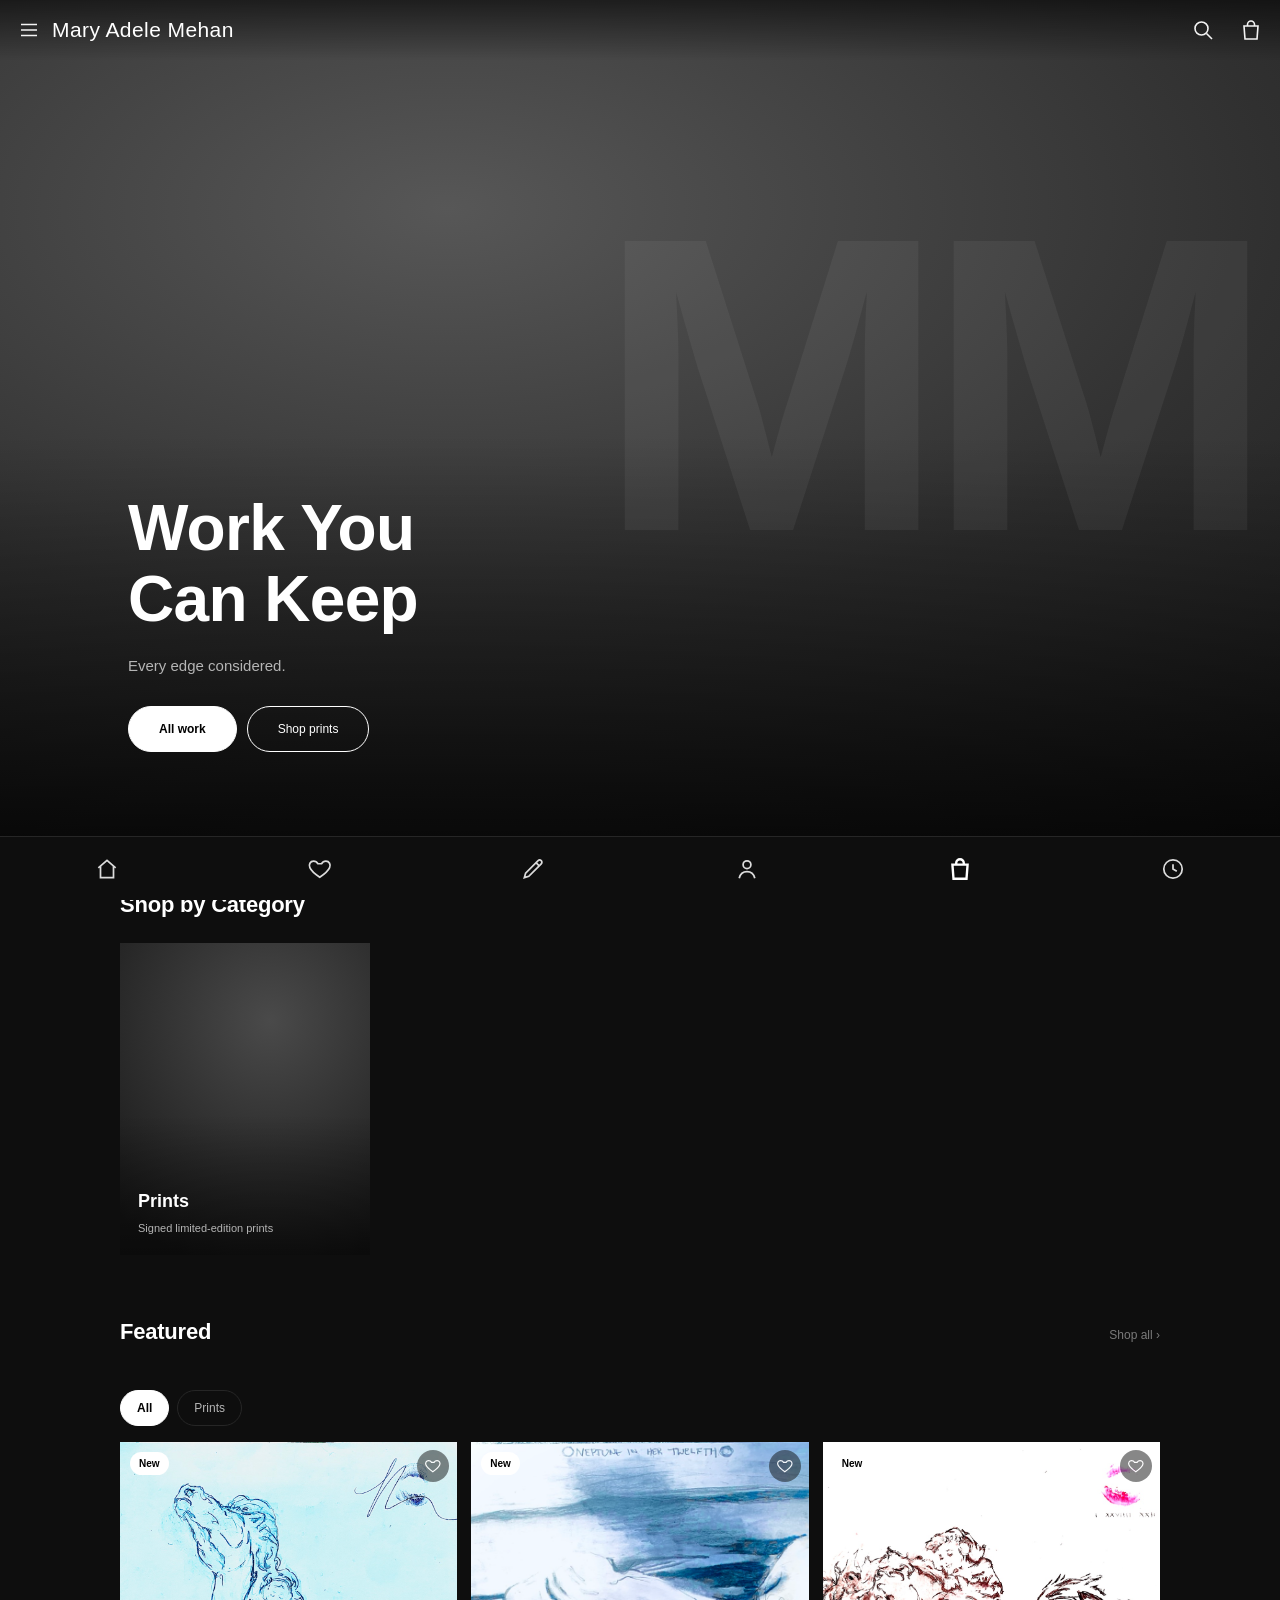
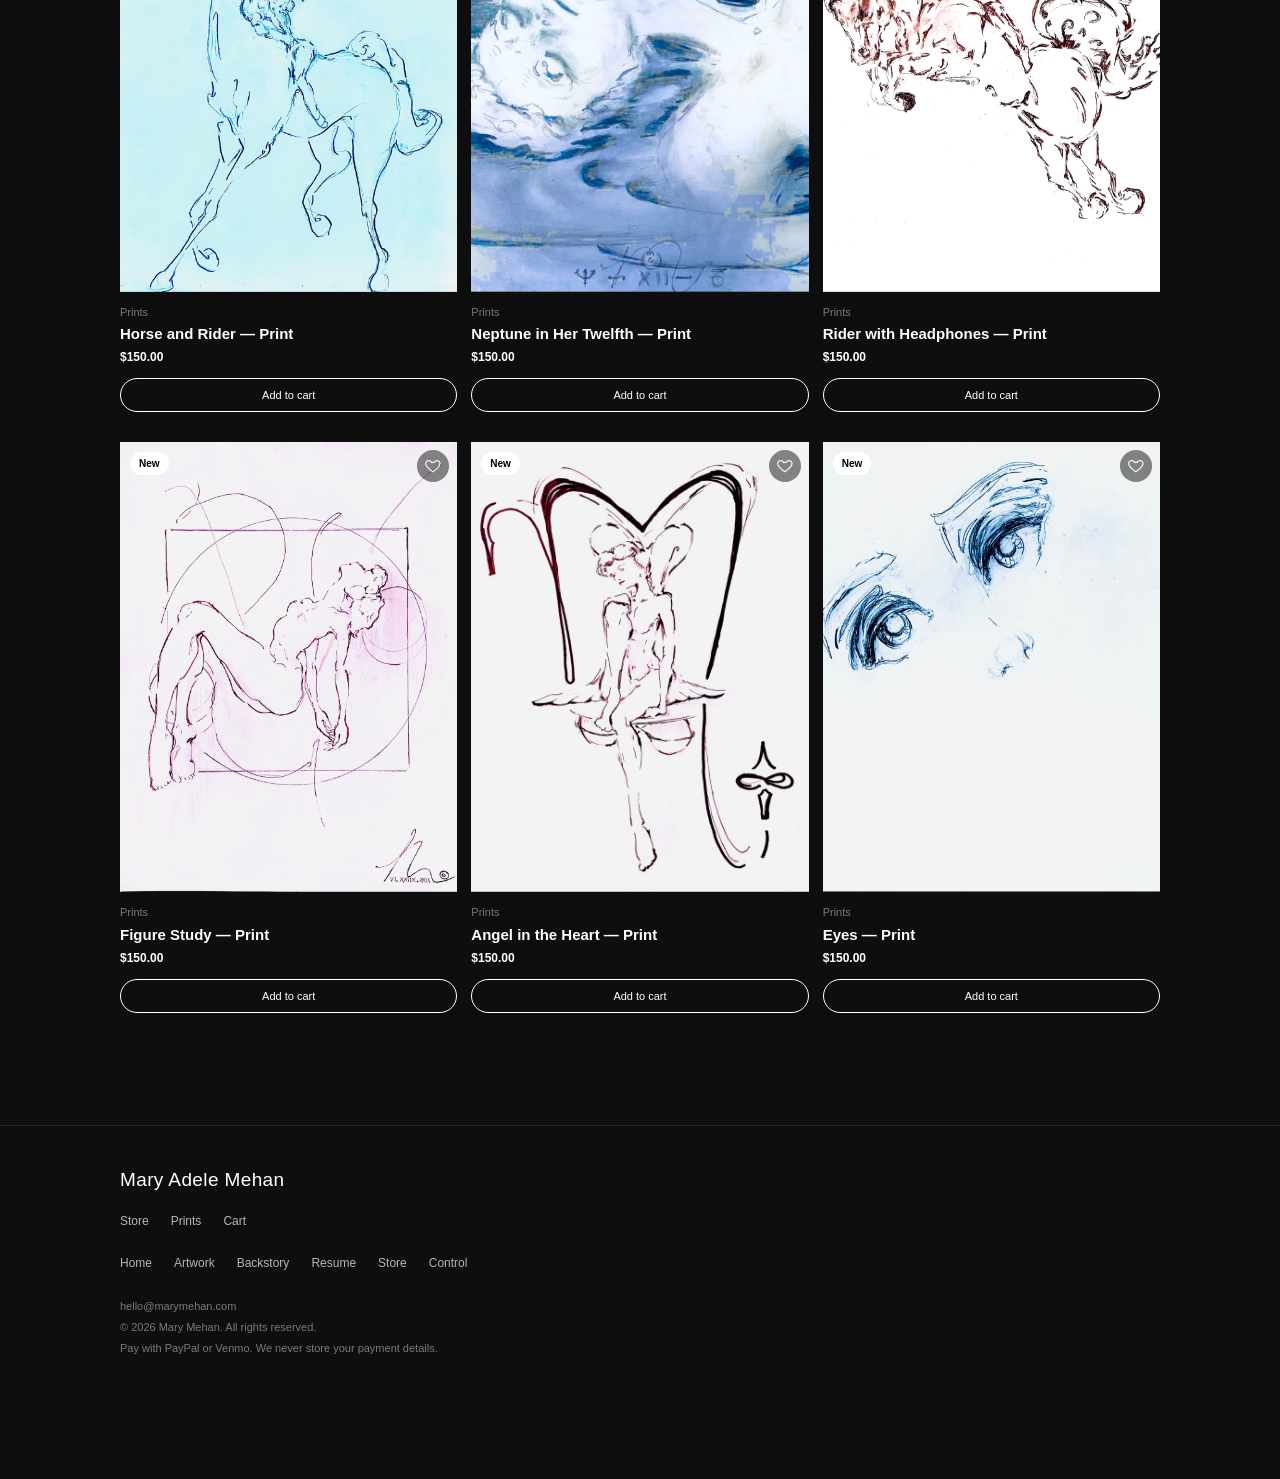
<file: store/index.html>
<!DOCTYPE html>
<html lang="en">
<head>
  <meta charset="UTF-8" />
  <meta name="viewport" content="width=device-width, initial-scale=1.0" />
  <meta name="theme-color" content="#0e0e0e" />
  <title>Store</title>
  <link rel="stylesheet" href="../css/style.css" />
  <link rel="stylesheet" href="css/store.css" />
</head>
<body data-page="store" data-root="../" data-store-page="home">

  <!-- full-screen hero (text from data.js → store.pages.home.hero) -->
  <section class="hero" aria-label="Featured">
    <div class="hero-track">
      <div class="hero-slide">
        <div class="slide-art art-2"></div>
        <div class="slide-caption">
          <div class="slide-title"></div>
          <div class="slide-sub" id="rotating-tagline"></div>
          <div class="hero-ctas"></div>
        </div>
      </div>
    </div>
    <div class="hero-progress"></div>
  </section>

  <!-- categories -->
  <section class="section">
    <div class="wrap">
      <div class="section-head">
        <h2 data-store-text="categoriesHeading"></h2>
      </div>
      <div class="grid-2 grid-4" id="categories-grid"></div>
    </div>
  </section>

  <!-- featured products -->
  <section class="section">
    <div class="wrap">
      <div class="section-head">
        <h2 data-store-text="featuredHeading"></h2>
        <a class="more" data-store-text="featuredMore.label" data-store-href="featuredMore.href"></a>
      </div>
      <div class="chips" id="featured-chips"></div>
      <div class="grid-products" id="featured-grid"></div>
    </div>
  </section>

  <!-- filled from data.js by main.js (store links via mmFooterExtra in js/store.js) -->
  <footer class="site-footer"></footer>

  <script src="../js/main.js?v=20261105b"></script>
  <script src="js/store.js"></script>
  <script src="js/home.js"></script>
</body>
</html>
</file>
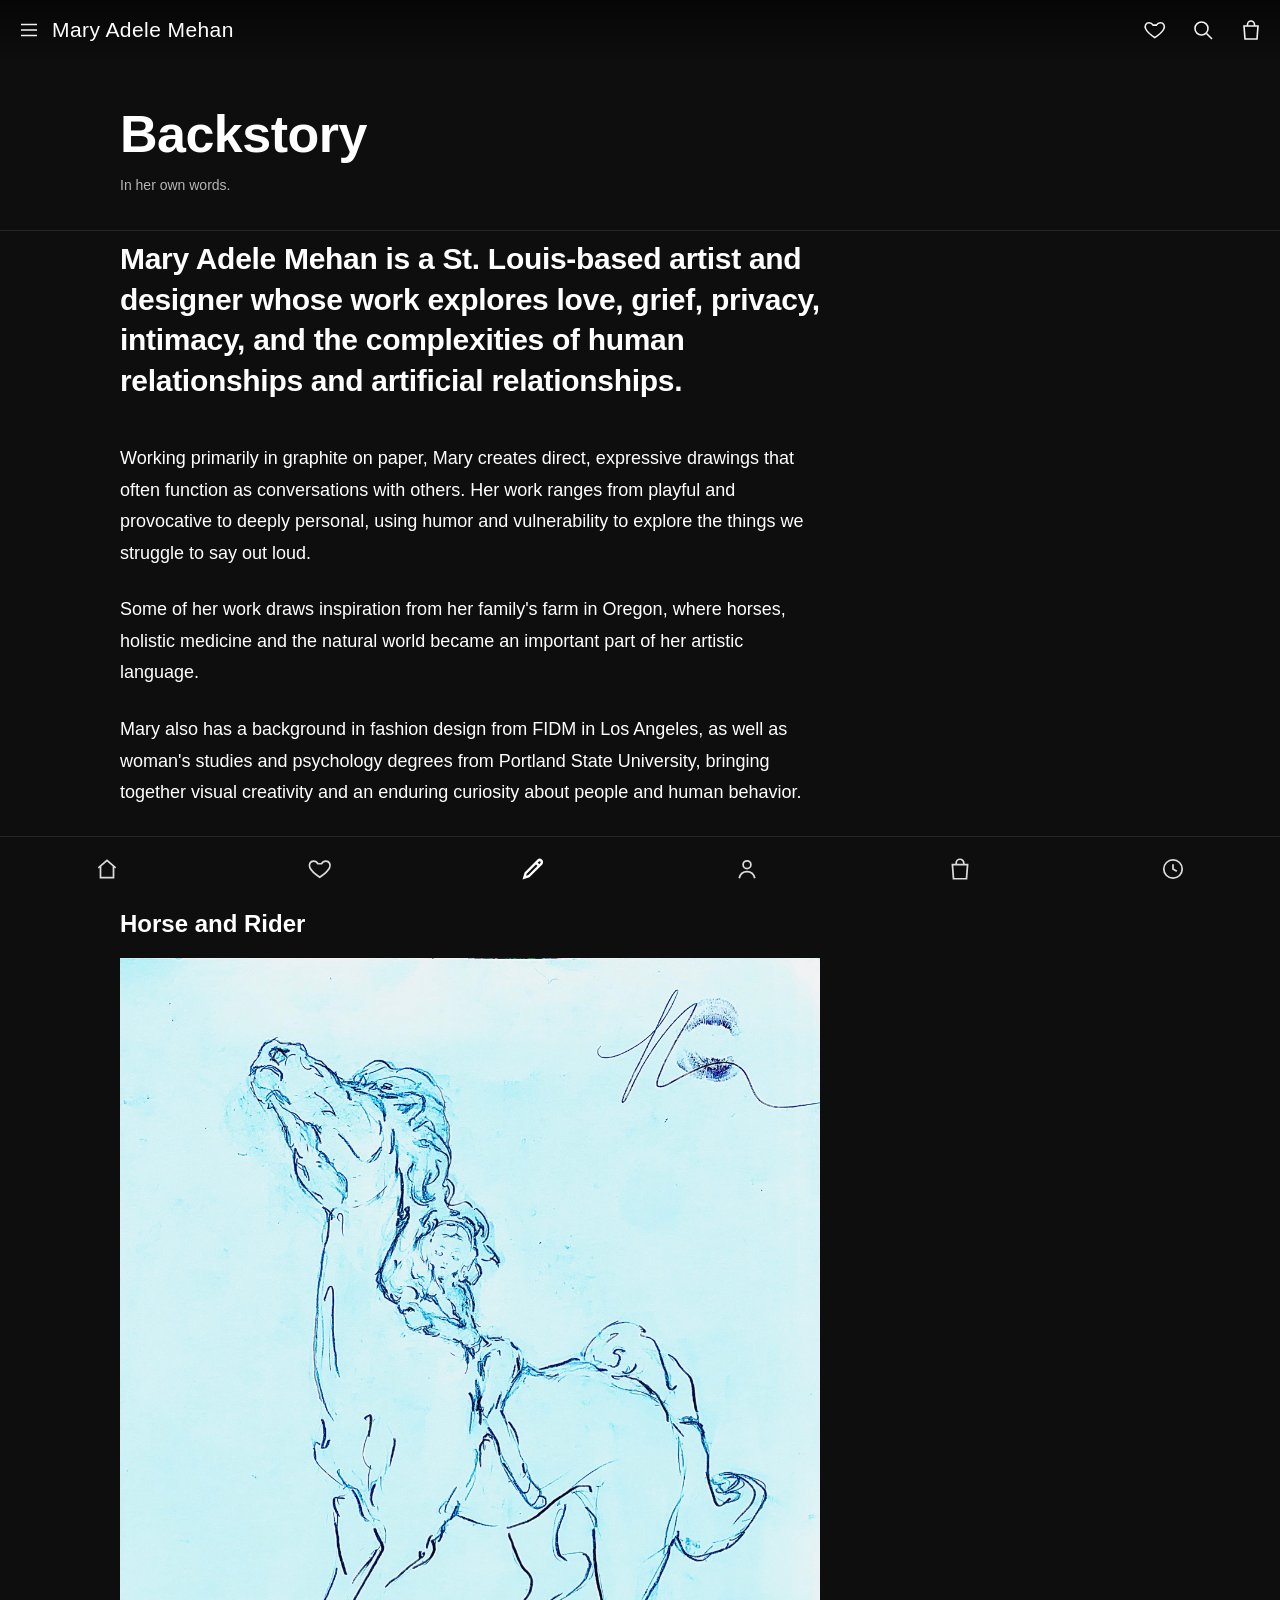
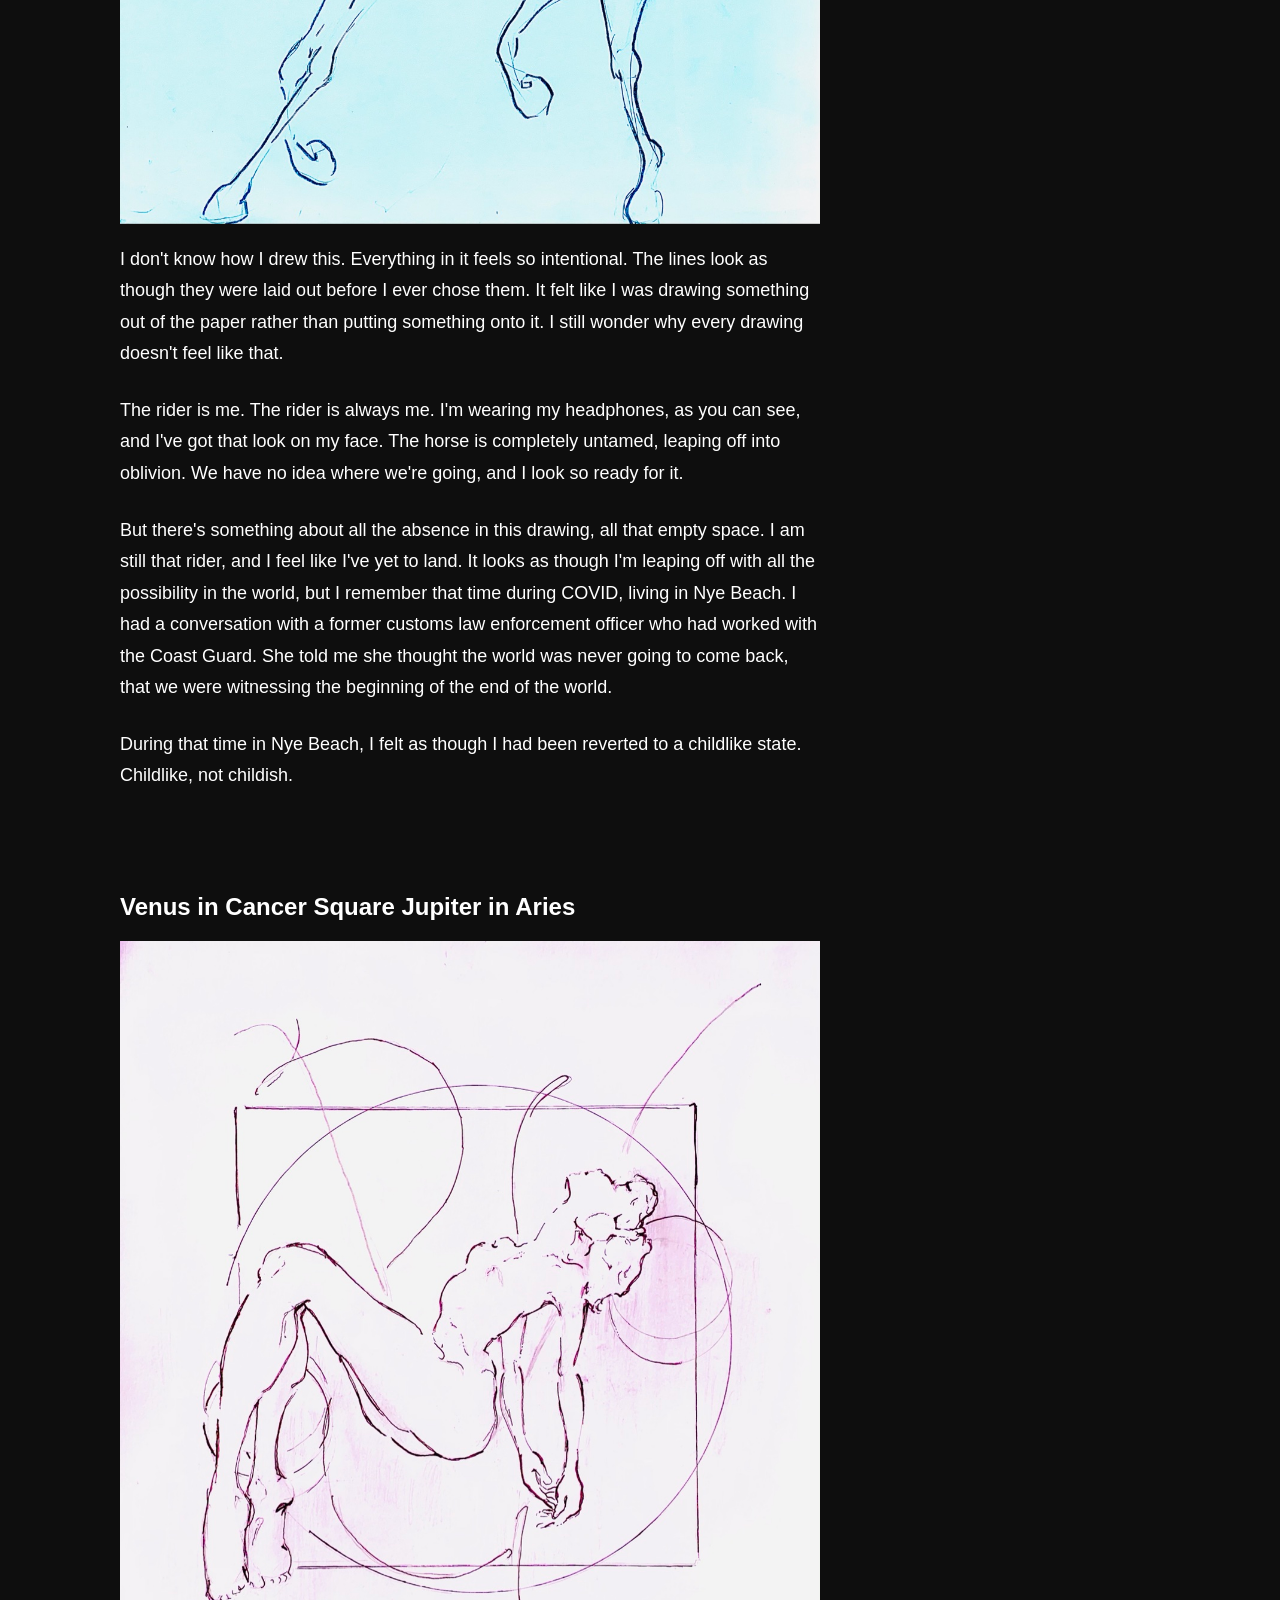
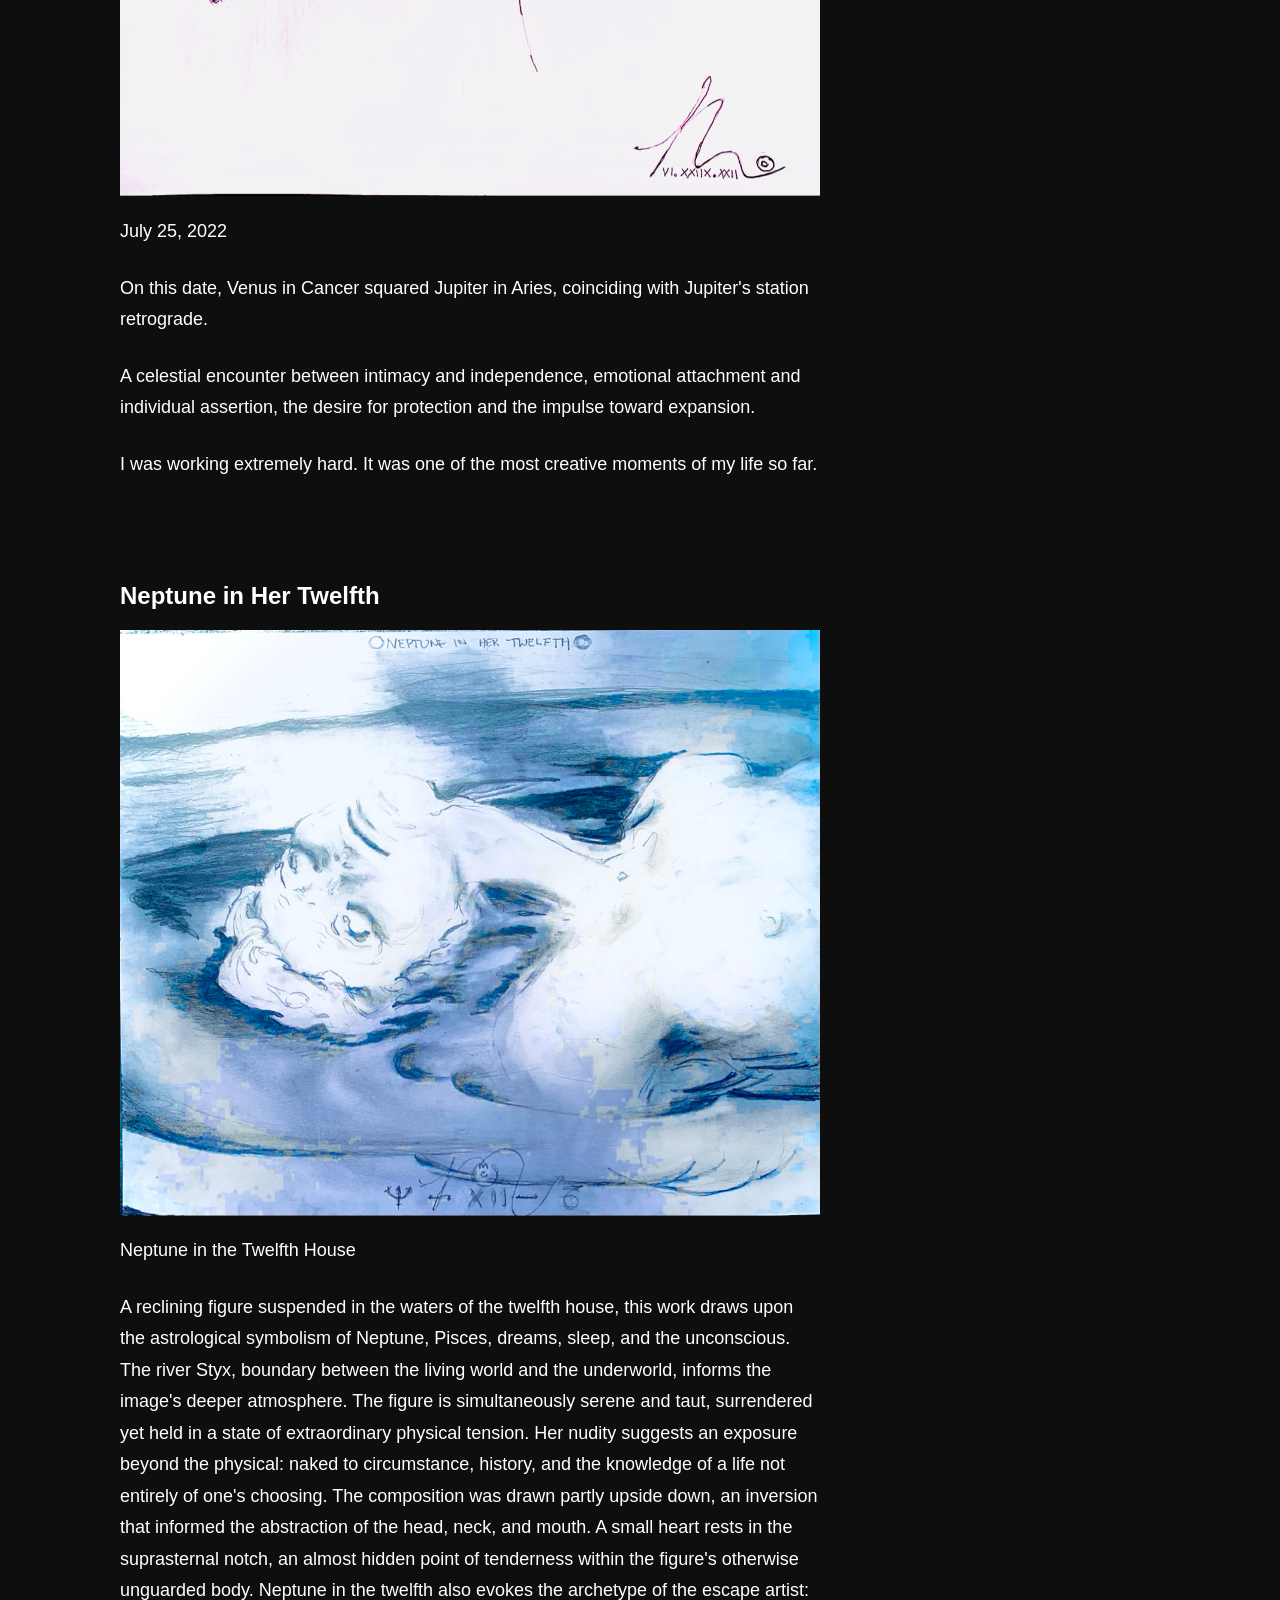
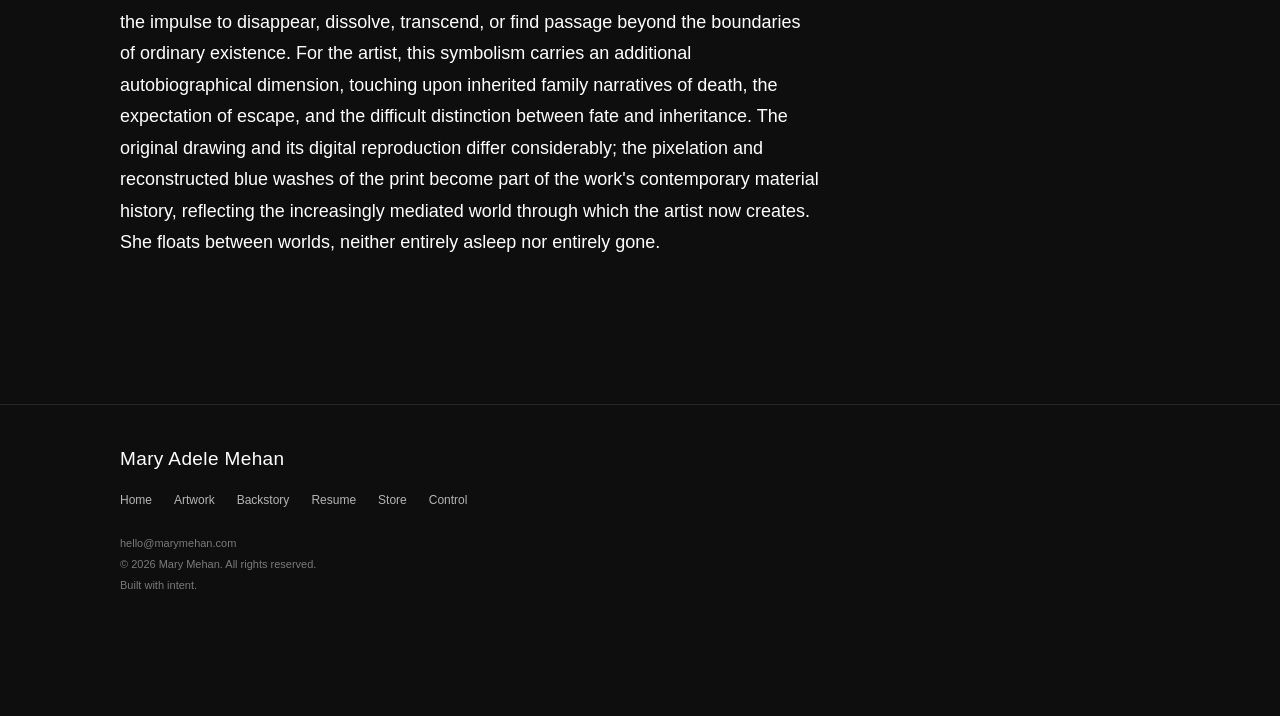
<file: backstory.html>
<!DOCTYPE html>
<html lang="en">
<head>
  <meta charset="UTF-8" />
  <meta name="viewport" content="width=device-width, initial-scale=1.0" />
  <meta name="theme-color" content="#0e0e0e" />
  <title>Backstory — Mary Adele Mehan</title>
  <link rel="stylesheet" href="css/style.css" />
</head>
<body data-page="backstory">

  <div class="page-hero">
    <div class="wrap">
      <h1 id="backstory-heading"></h1>
      <p id="backstory-sub"></p>
    </div>
  </div>

  <!-- paragraphs from data.js → backstory.paragraphs -->
  <div class="wrap">
    <div class="backstory-body" id="backstory-body"></div>
  </div>

  <!-- artwork narratives from data.js → backstory.works, in her own words, like a museum label -->
  <div class="wrap">
    <div id="backstory-works"></div>
  </div>

  <!-- filled from data.js by main.js -->
  <footer class="site-footer"></footer>

  <script src="js/main.js?v=20261105b"></script>
  <script>
    mmPage((data) => {
      const backstory = data.backstory;
      document.title = backstory.title;
      document.getElementById("backstory-heading").textContent = backstory.heading;
      document.getElementById("backstory-sub").textContent = backstory.sub;
      const body = document.getElementById("backstory-body");
      backstory.paragraphs.forEach((text) => {
        const p = document.createElement("p");
        p.textContent = text;
        body.appendChild(p);
      });
      const worksBox = document.getElementById("backstory-works");
      (backstory.works || []).forEach((work) => {
        const section = document.createElement("section");
        section.className = "backstory-work";
        const heading = document.createElement("h2");
        heading.textContent = work.name;
        section.appendChild(heading);
        if (work.image) {
          const img = document.createElement("img");
          img.src = work.image;
          img.alt = work.name;
          section.appendChild(img);
        }
        (work.narrative || []).forEach((text) => {
          const p = document.createElement("p");
          p.textContent = text;
          section.appendChild(p);
        });
        worksBox.appendChild(section);
      });
    });
  </script>
</body>
</html>
</file>
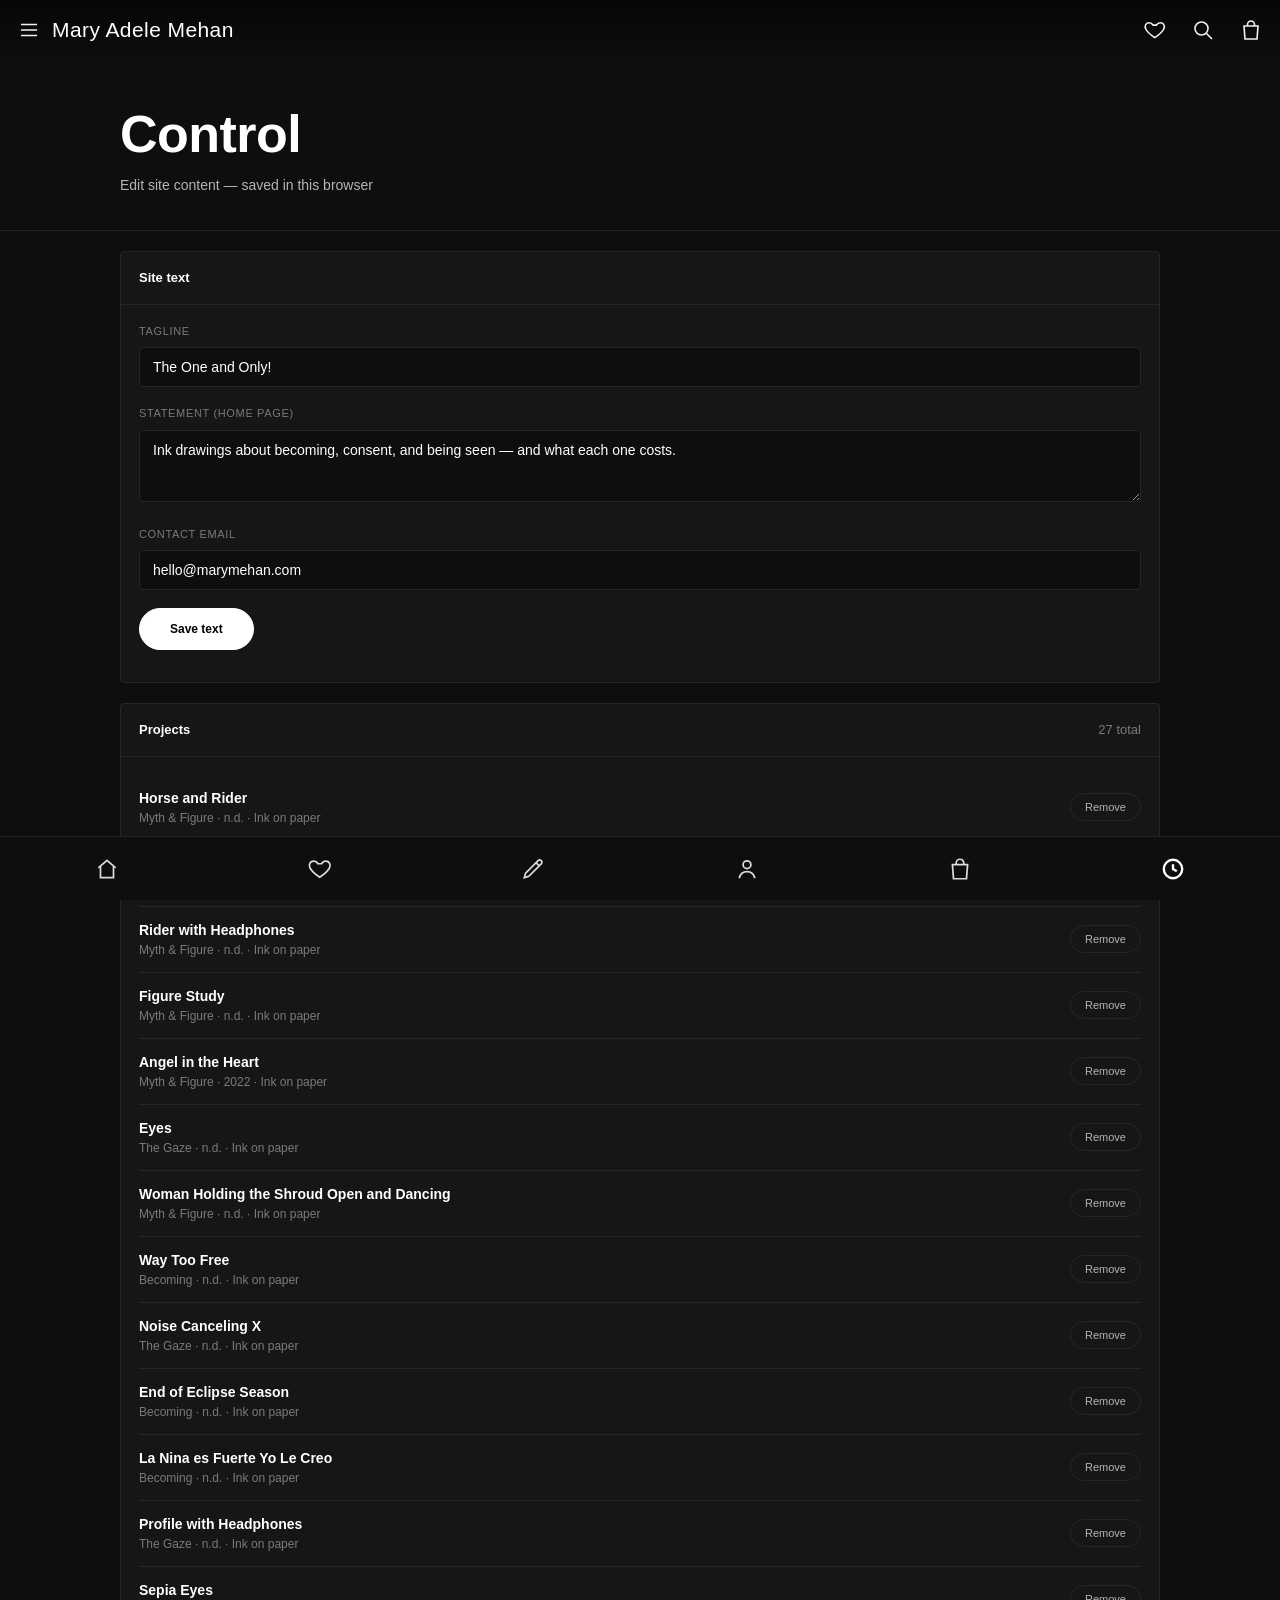
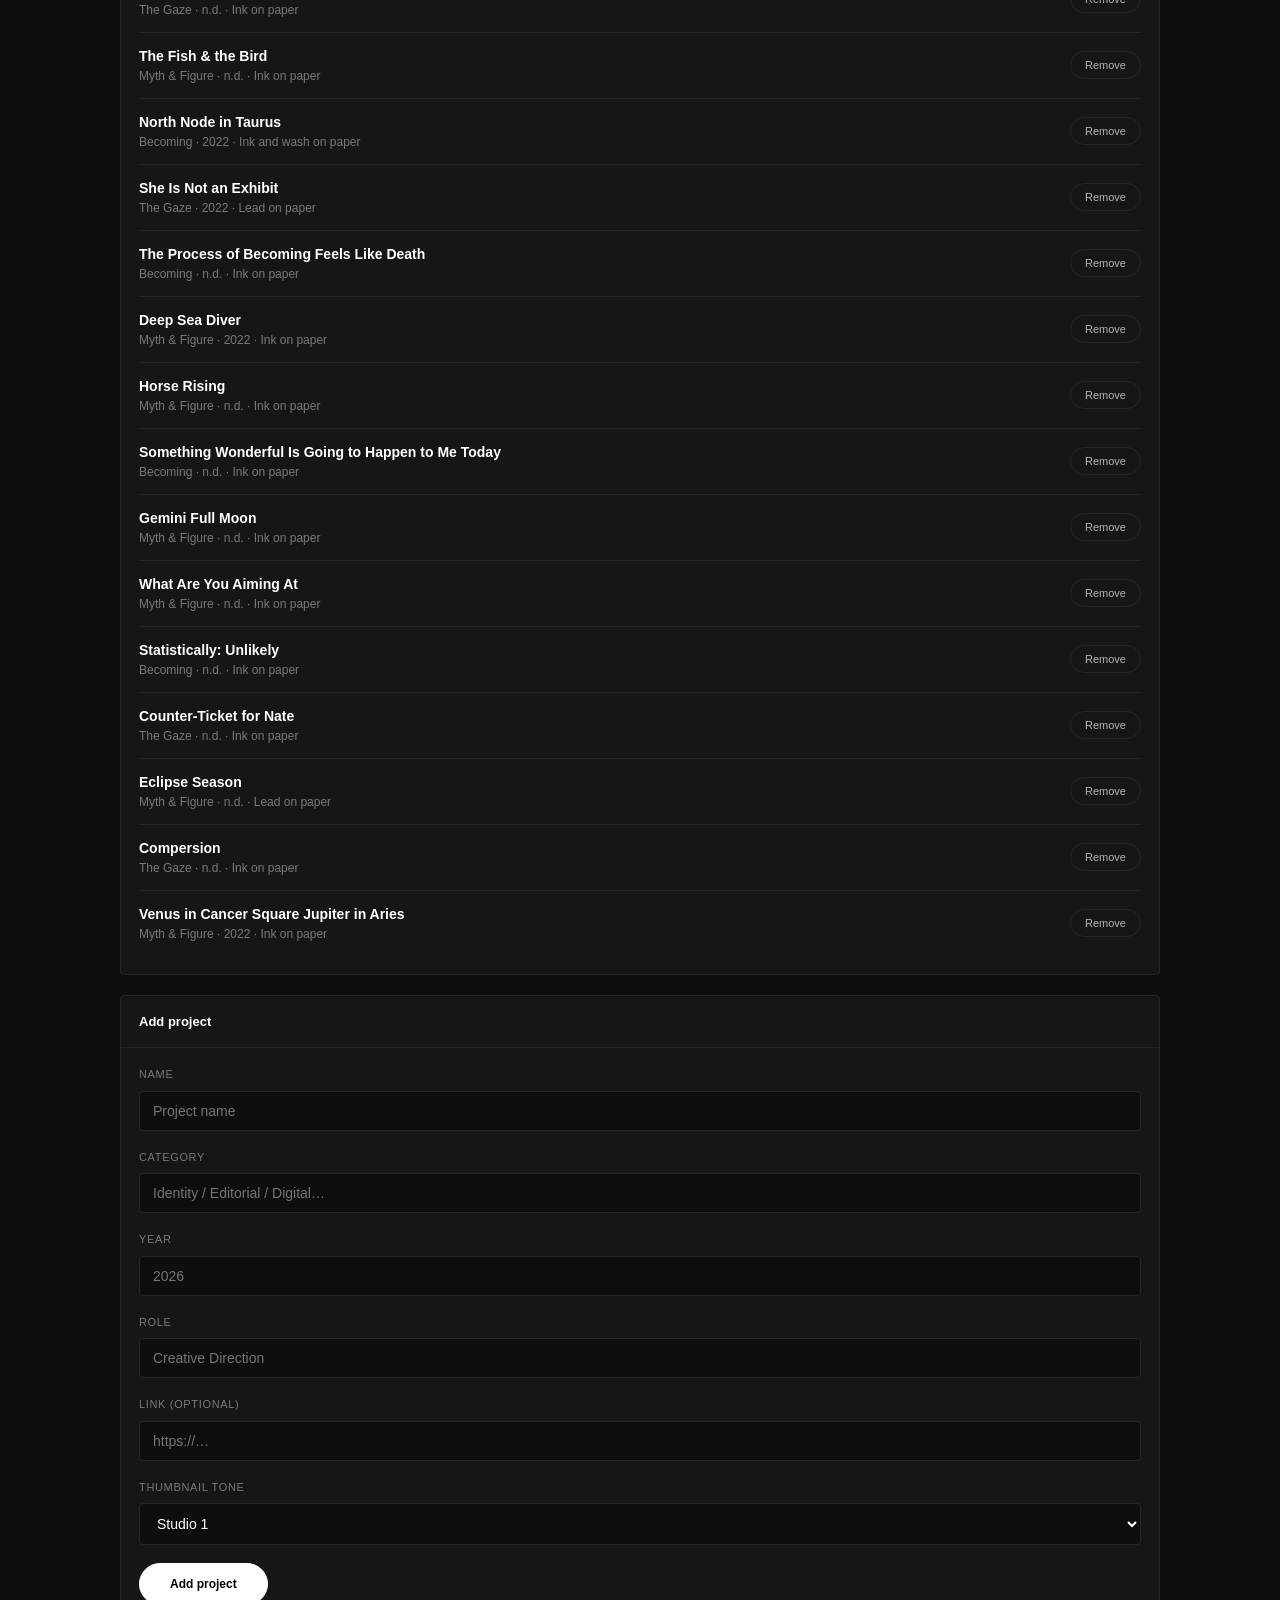
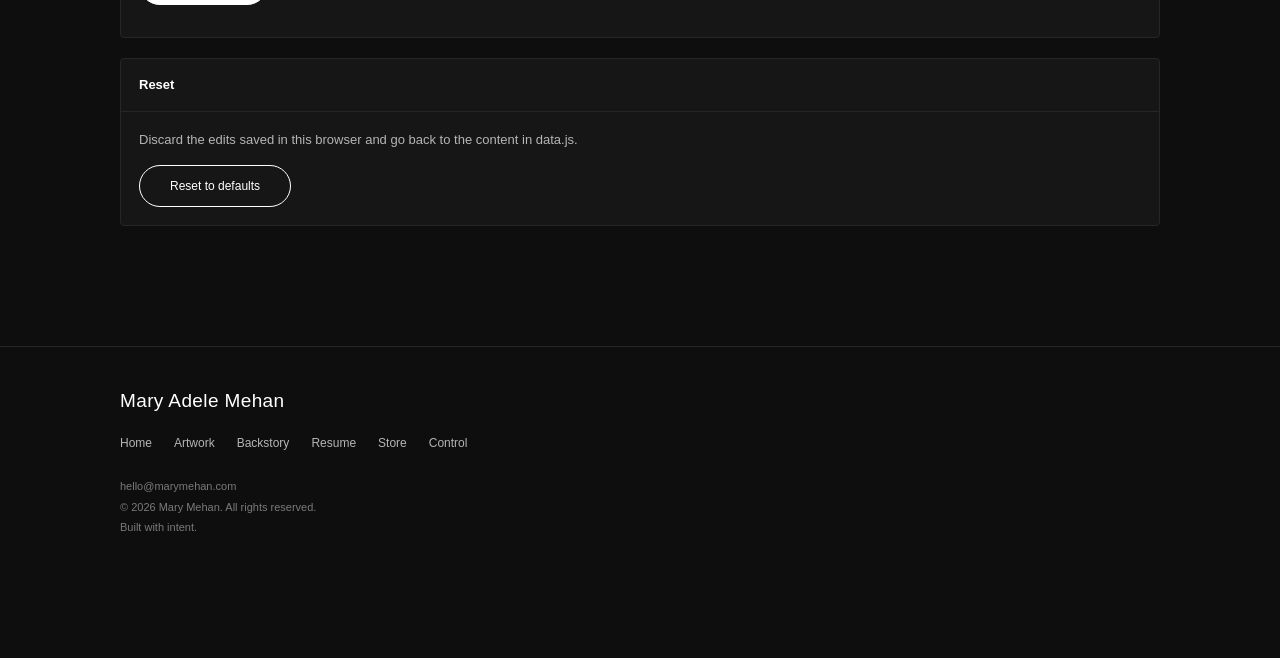
<file: control.html>
<!DOCTYPE html>
<html lang="en">
<head>
  <meta charset="UTF-8" />
  <meta name="viewport" content="width=device-width, initial-scale=1.0" />
  <meta name="theme-color" content="#0e0e0e" />
  <title>Control — mary mehan</title>
  <link rel="stylesheet" href="css/style.css" />
</head>
<body data-page="control">

  <div class="page-hero">
    <div class="wrap">
      <h1>Control</h1>
      <p>Edit site content — saved in this browser</p>
    </div>
  </div>

  <div class="wrap control">

    <!-- site text -->
    <div class="panel">
      <div class="panel-head">Site text</div>
      <div class="panel-body">
        <div class="field">
          <label for="f-tagline">Tagline</label>
          <input id="f-tagline" type="text" />
        </div>
        <div class="field">
          <label for="f-statement">Statement (home page)</label>
          <textarea id="f-statement" rows="3"></textarea>
        </div>
        <div class="field">
          <label for="f-email">Contact email</label>
          <input id="f-email" type="email" />
        </div>
        <button class="btn" id="save-text">Save text</button>
        <div class="notice" id="text-notice"></div>
      </div>
    </div>

    <!-- projects -->
    <div class="panel">
      <div class="panel-head">
        Projects
        <span id="proj-total" style="color: var(--text-faint); font-weight: 400;"></span>
      </div>
      <div class="panel-body">
        <ul class="ctl-list" id="proj-list"></ul>
      </div>
    </div>

    <!-- add project -->
    <div class="panel">
      <div class="panel-head">Add project</div>
      <div class="panel-body">
        <div class="field">
          <label for="p-name">Name</label>
          <input id="p-name" type="text" placeholder="Project name" />
        </div>
        <div class="field">
          <label for="p-cat">Category</label>
          <input id="p-cat" type="text" placeholder="Identity / Editorial / Digital…" />
        </div>
        <div class="field">
          <label for="p-year">Year</label>
          <input id="p-year" type="text" placeholder="2026" />
        </div>
        <div class="field">
          <label for="p-role">Role</label>
          <input id="p-role" type="text" placeholder="Creative Direction" />
        </div>
        <div class="field">
          <label for="p-href">Link (optional)</label>
          <input id="p-href" type="url" placeholder="https://…" />
        </div>
        <div class="field">
          <label for="p-tone">Thumbnail tone</label>
          <select id="p-tone">
            <option value="t-1">Studio 1</option>
            <option value="t-2">Studio 2</option>
            <option value="t-3">Studio 3</option>
            <option value="t-4">Studio 4</option>
            <option value="t-dark">Deep</option>
          </select>
        </div>
        <button class="btn" id="add-proj">Add project</button>
        <div class="notice" id="proj-notice"></div>
      </div>
    </div>

    <!-- reset -->
    <div class="panel">
      <div class="panel-head">Reset</div>
      <div class="panel-body">
        <p style="font-size: 13px; color: var(--text-dim); margin-bottom: 16px;">
          Discard the edits saved in this browser and go back to the content in data.js.
        </p>
        <button class="btn ghost" id="reset-all">Reset to defaults</button>
      </div>
    </div>

  </div>

  <!-- filled from data.js by main.js -->
  <footer class="site-footer"></footer>

  <script src="js/main.js?v=20261105b"></script>
  <script>
    mmPage((loaded) => {
      let data = loaded;

      const $ = (id) => document.getElementById(id);

      function flash(el, msg) {
        el.textContent = msg;
        el.classList.add("ok");
        setTimeout(() => { el.textContent = ""; el.classList.remove("ok"); }, 2500);
      }

      function fillText() {
        $("f-tagline").value = data.site.tagline;
        $("f-statement").value = data.home.statement.text;
        $("f-email").value = data.site.email;
      }

      function drawProjects() {
        const list = $("proj-list");
        list.innerHTML = "";
        $("proj-total").textContent = data.projects.items.length + " total";
        data.projects.items.forEach((p, i) => {
          const li = document.createElement("li");
          const info = document.createElement("div");
          info.innerHTML = `<div class="li-name">${p.name}</div>
            <div class="li-meta">${p.cat} · ${p.year} · ${p.role}</div>`;
          const del = document.createElement("button");
          del.textContent = "Remove";
          del.addEventListener("click", () => {
            data.projects.items.splice(i, 1);
            mmSave(data);
            drawProjects();
          });
          li.appendChild(info);
          li.appendChild(del);
          list.appendChild(li);
        });
      }

      $("save-text").addEventListener("click", () => {
        data.site.tagline = $("f-tagline").value.trim() || data.site.tagline;
        data.home.statement.text = $("f-statement").value.trim() || data.home.statement.text;
        data.site.email = $("f-email").value.trim() || data.site.email;
        mmSave(data);
        fillText();
        flash($("text-notice"), "Saved");
      });

      $("add-proj").addEventListener("click", () => {
        const name = $("p-name").value.trim();
        if (!name) { flash($("proj-notice"), "Name is required"); return; }
        data.projects.items.unshift({
          name,
          cat: $("p-cat").value.trim() || "Uncategorized",
          year: $("p-year").value.trim() || String(new Date().getFullYear()),
          role: $("p-role").value.trim() || "Design",
          tone: $("p-tone").value,
          href: $("p-href").value.trim() || undefined,
        });
        mmSave(data);
        ["p-name", "p-cat", "p-year", "p-role", "p-href"].forEach((id) => ($(id).value = ""));
        drawProjects();
        flash($("proj-notice"), "Added");
      });

      $("reset-all").addEventListener("click", () => {
        if (!confirm("Reset all content to defaults?")) return;
        mmReset();
        data = mmLoad();
        fillText();
        drawProjects();
      });

      fillText();
      drawProjects();
    });
  </script>
</body>
</html>
</file>
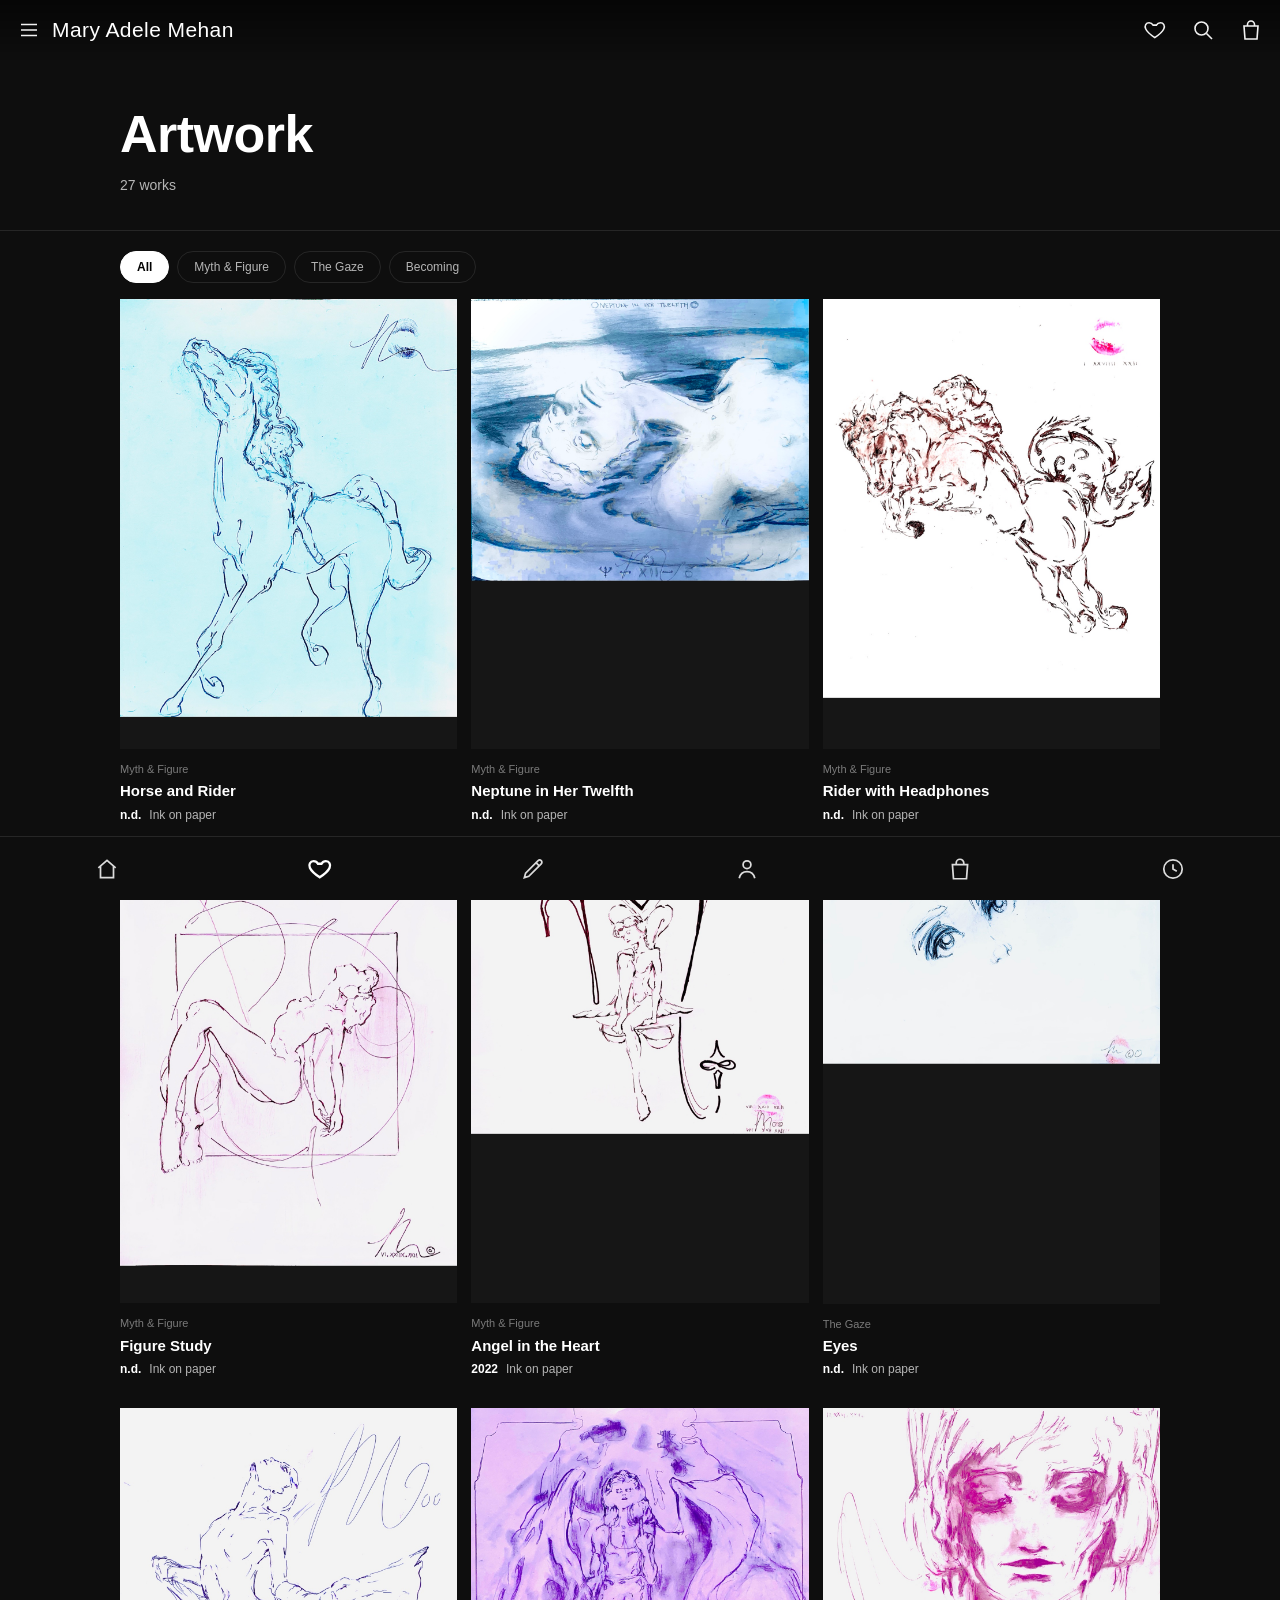
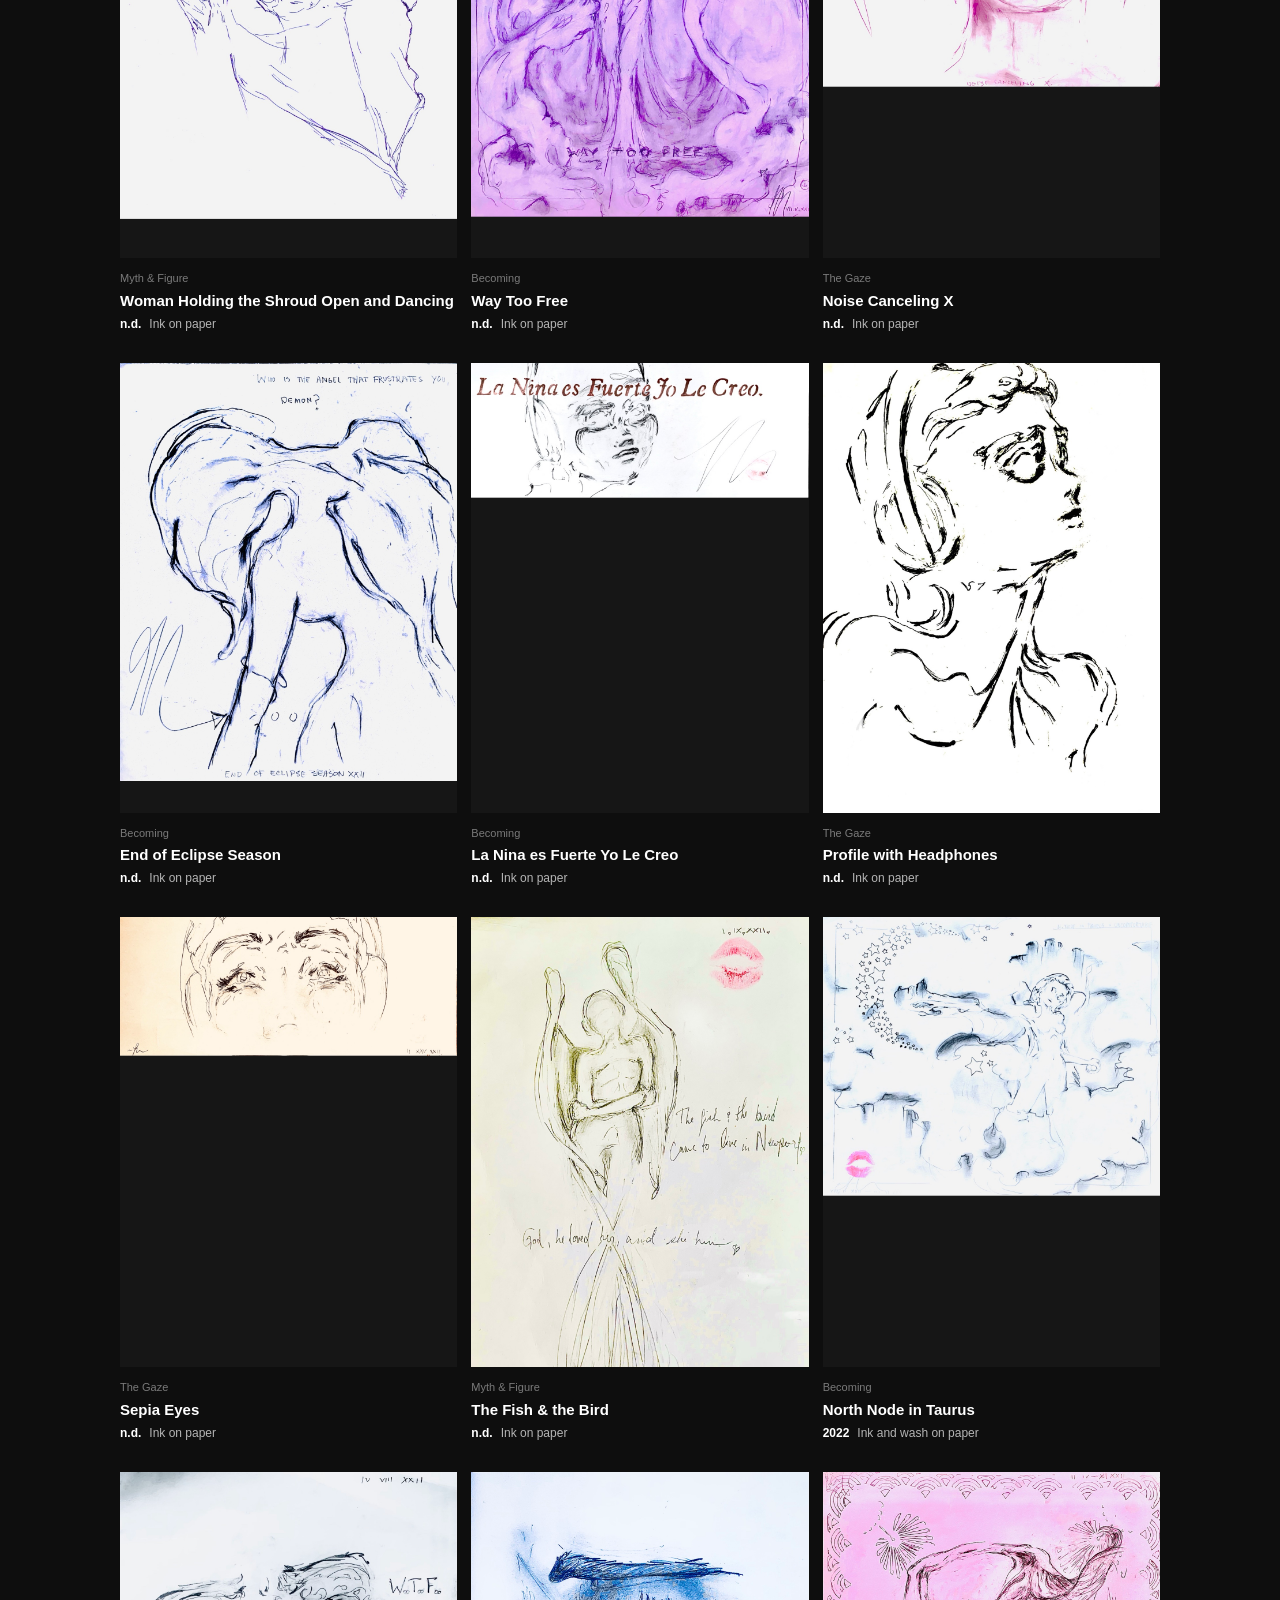
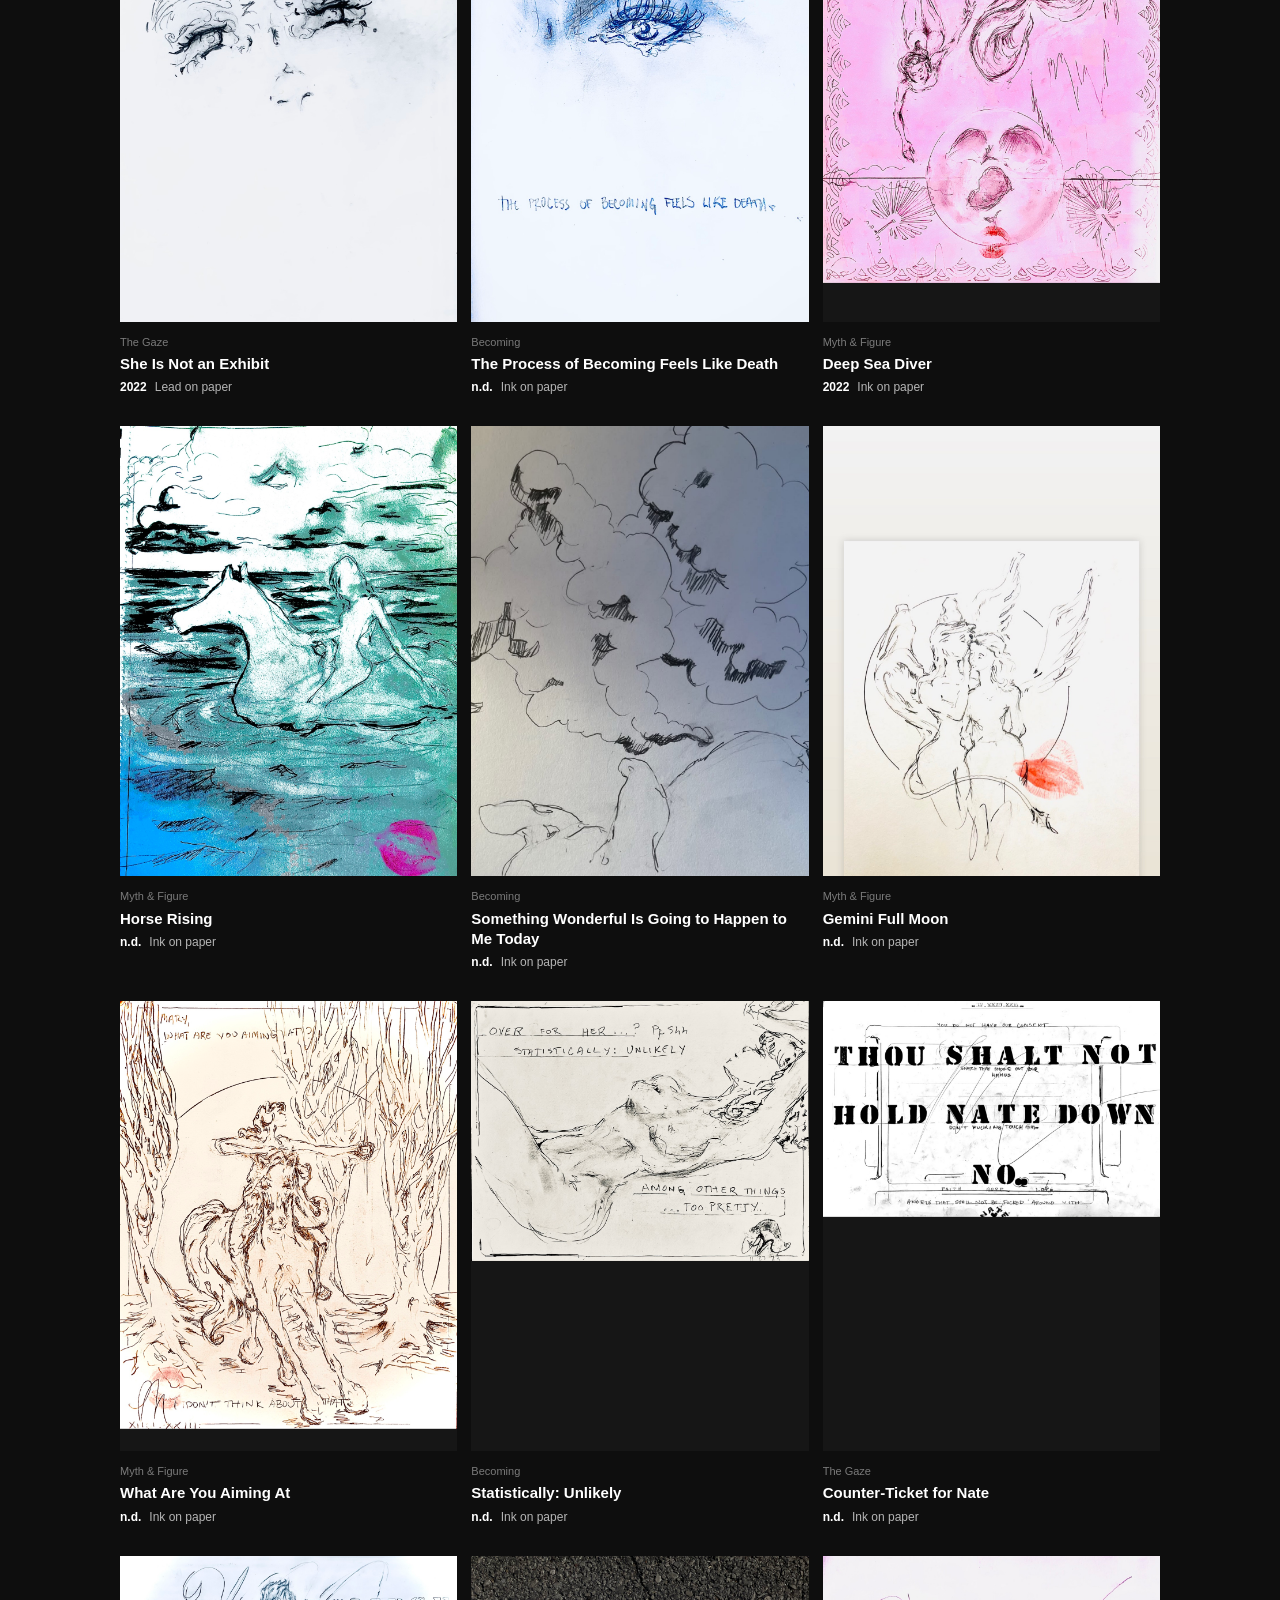
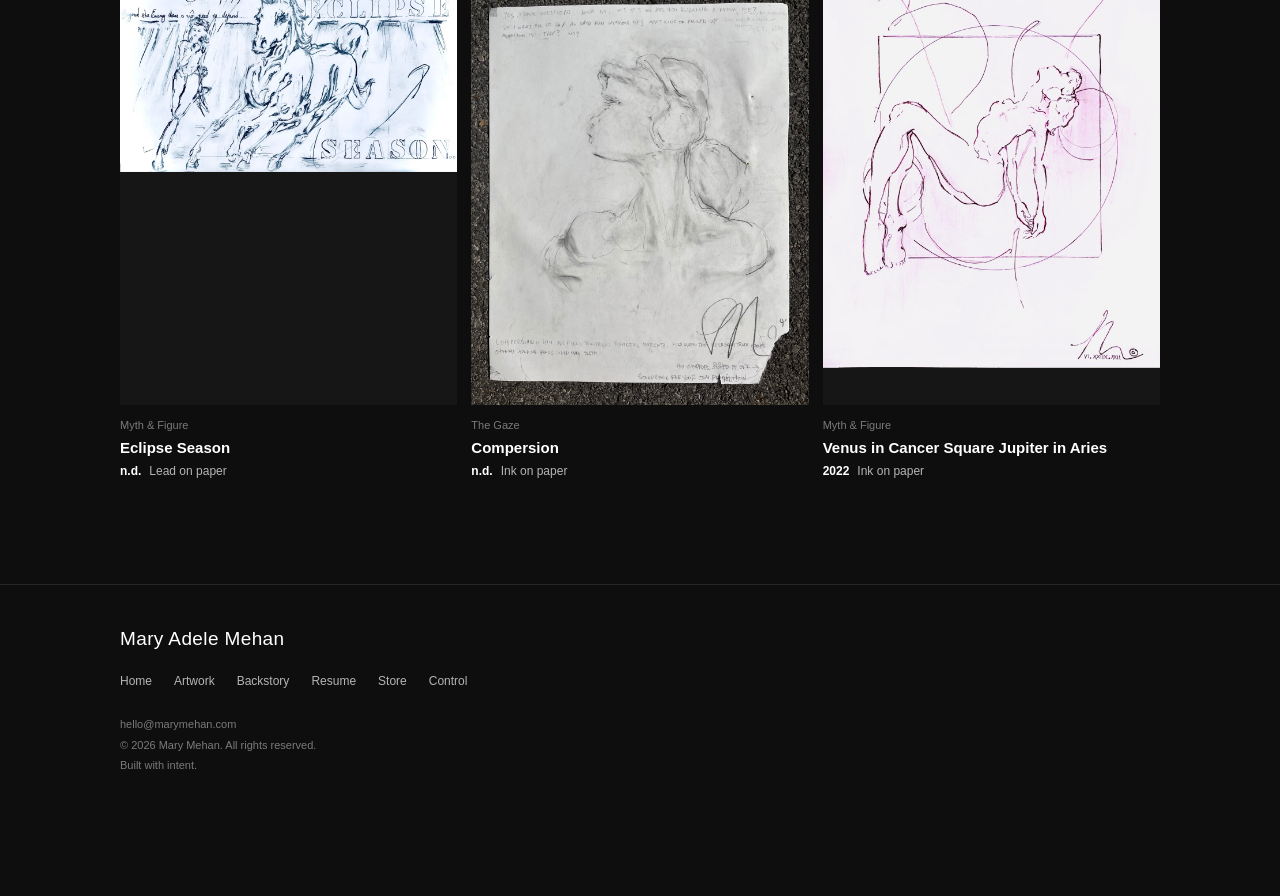
<file: projects.html>
<!DOCTYPE html>
<html lang="en">
<head>
  <meta charset="UTF-8" />
  <meta name="viewport" content="width=device-width, initial-scale=1.0" />
  <meta name="theme-color" content="#0e0e0e" />
  <title>Projects — mary mehan</title>
  <link rel="stylesheet" href="css/style.css" />
</head>
<body data-page="projects">

  <div class="page-hero">
    <div class="wrap">
      <h1 id="proj-heading"></h1>
      <p id="proj-count"></p>
    </div>
  </div>

  <div class="wrap">
    <div class="chips" id="chips"></div>
    <div class="grid-products" id="proj-grid"></div>
  </div>

  <!-- filled from data.js by main.js -->
  <footer class="site-footer"></footer>

  <script src="js/main.js?v=20261105b"></script>
  <script>
    mmPage((data) => {
      const projects = data.projects;
      document.title = projects.title;
      document.getElementById("proj-heading").textContent = projects.heading;

      const grid = document.getElementById("proj-grid");
      const chipsBox = document.getElementById("chips");
      const count = document.getElementById("proj-count");
      const cats = [projects.allLabel, ...new Set(projects.items.map((p) => p.cat))];
      let active = projects.allLabel;

      function draw() {
        const list =
          active === projects.allLabel
            ? projects.items
            : projects.items.filter((p) => p.cat === active);
        renderRow(grid, list);
        count.textContent = `${list.length} work${list.length === 1 ? "" : "s"}`;
      }

      cats.forEach((c) => {
        const b = document.createElement("button");
        b.className = "chip" + (c === active ? " on" : "");
        b.textContent = c;
        b.addEventListener("click", () => {
          active = c;
          chipsBox
            .querySelectorAll(".chip")
            .forEach((x) => x.classList.toggle("on", x === b));
          draw();
        });
        chipsBox.appendChild(b);
      });

      draw();
    });
  </script>
</body>
</html>
</file>
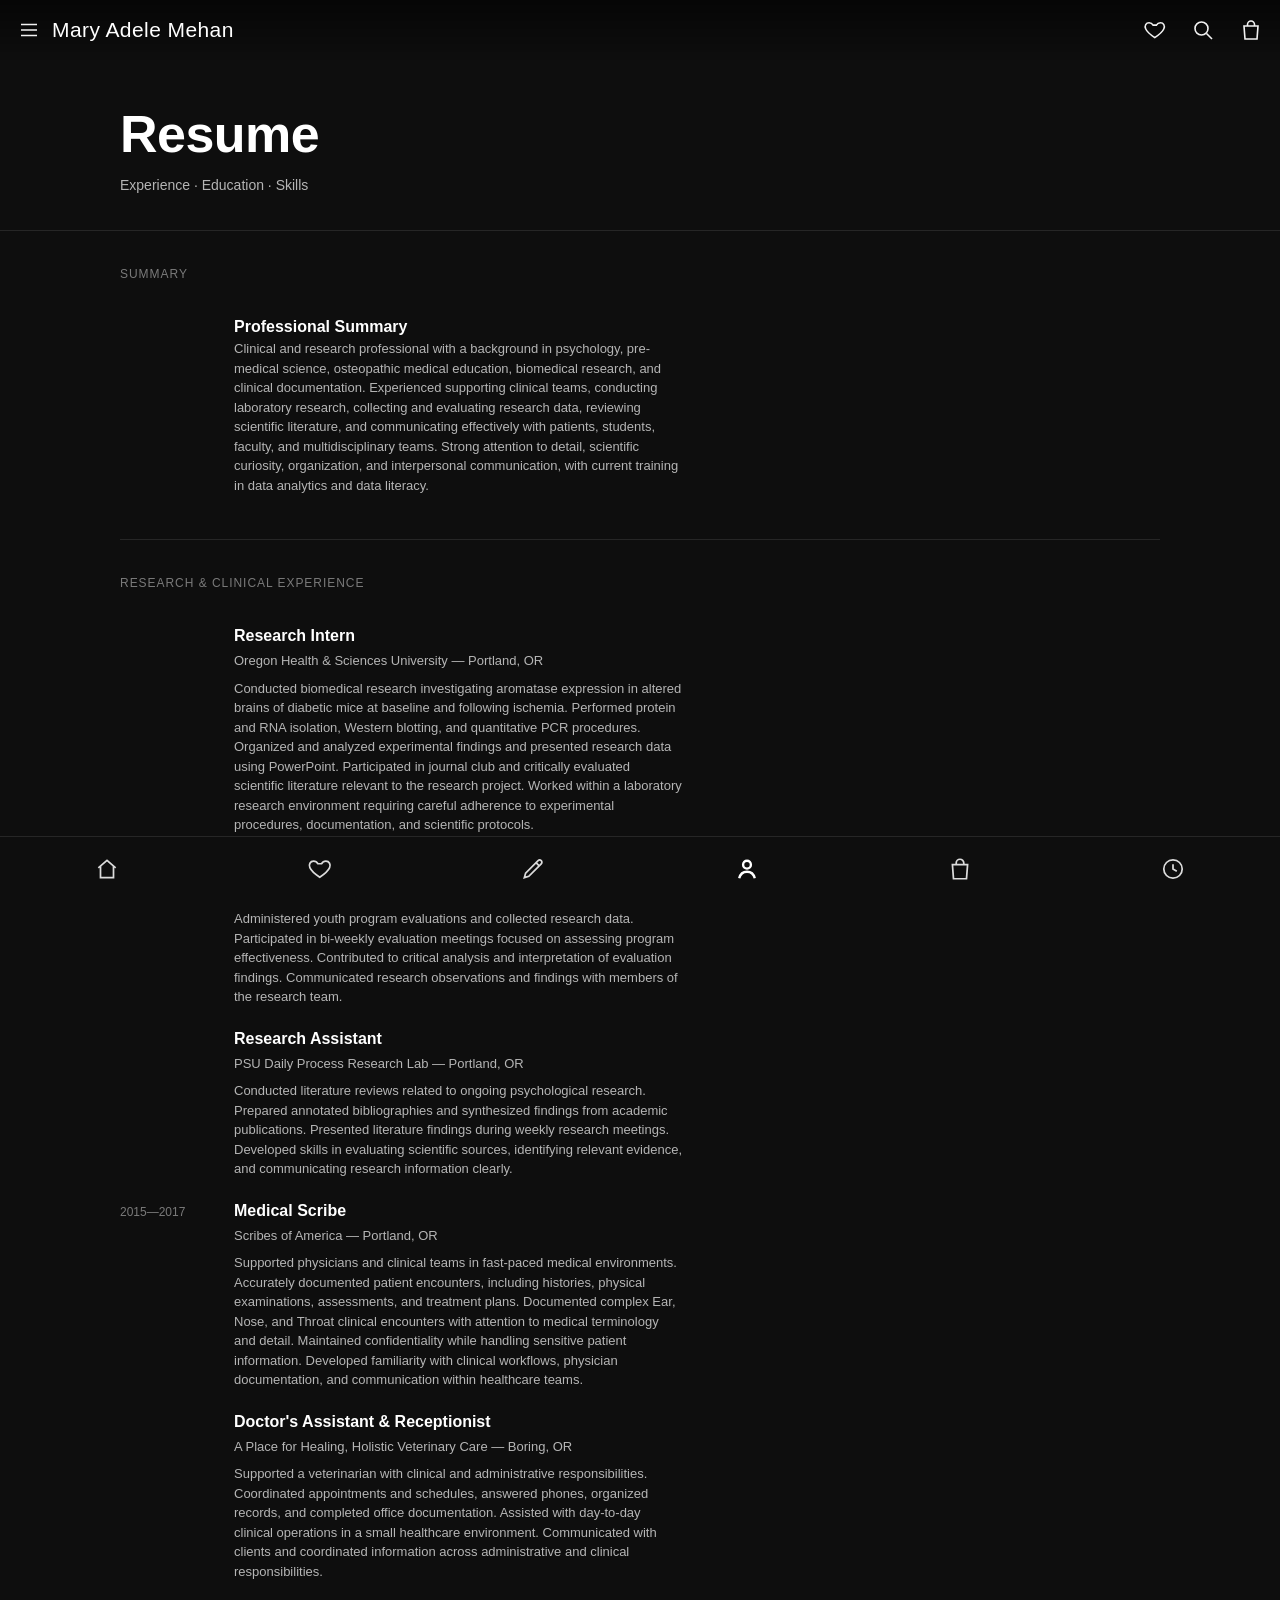
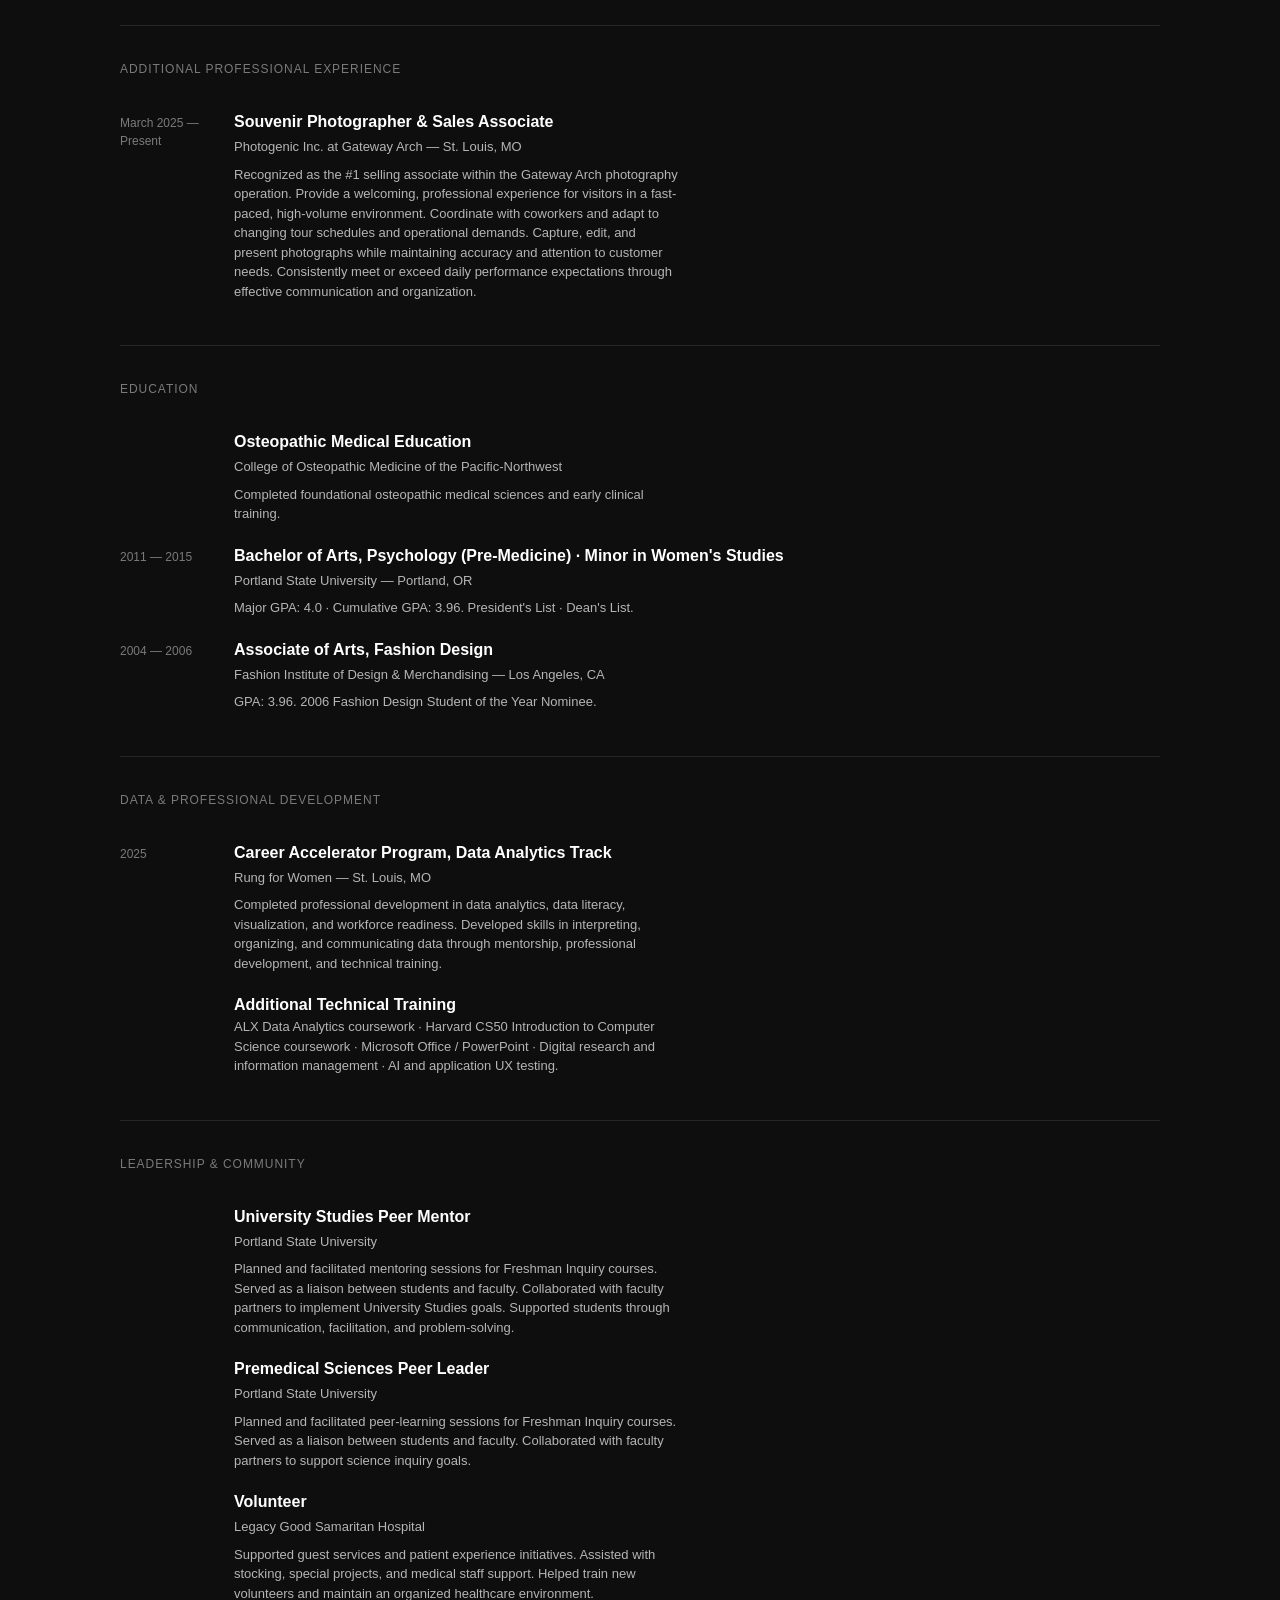
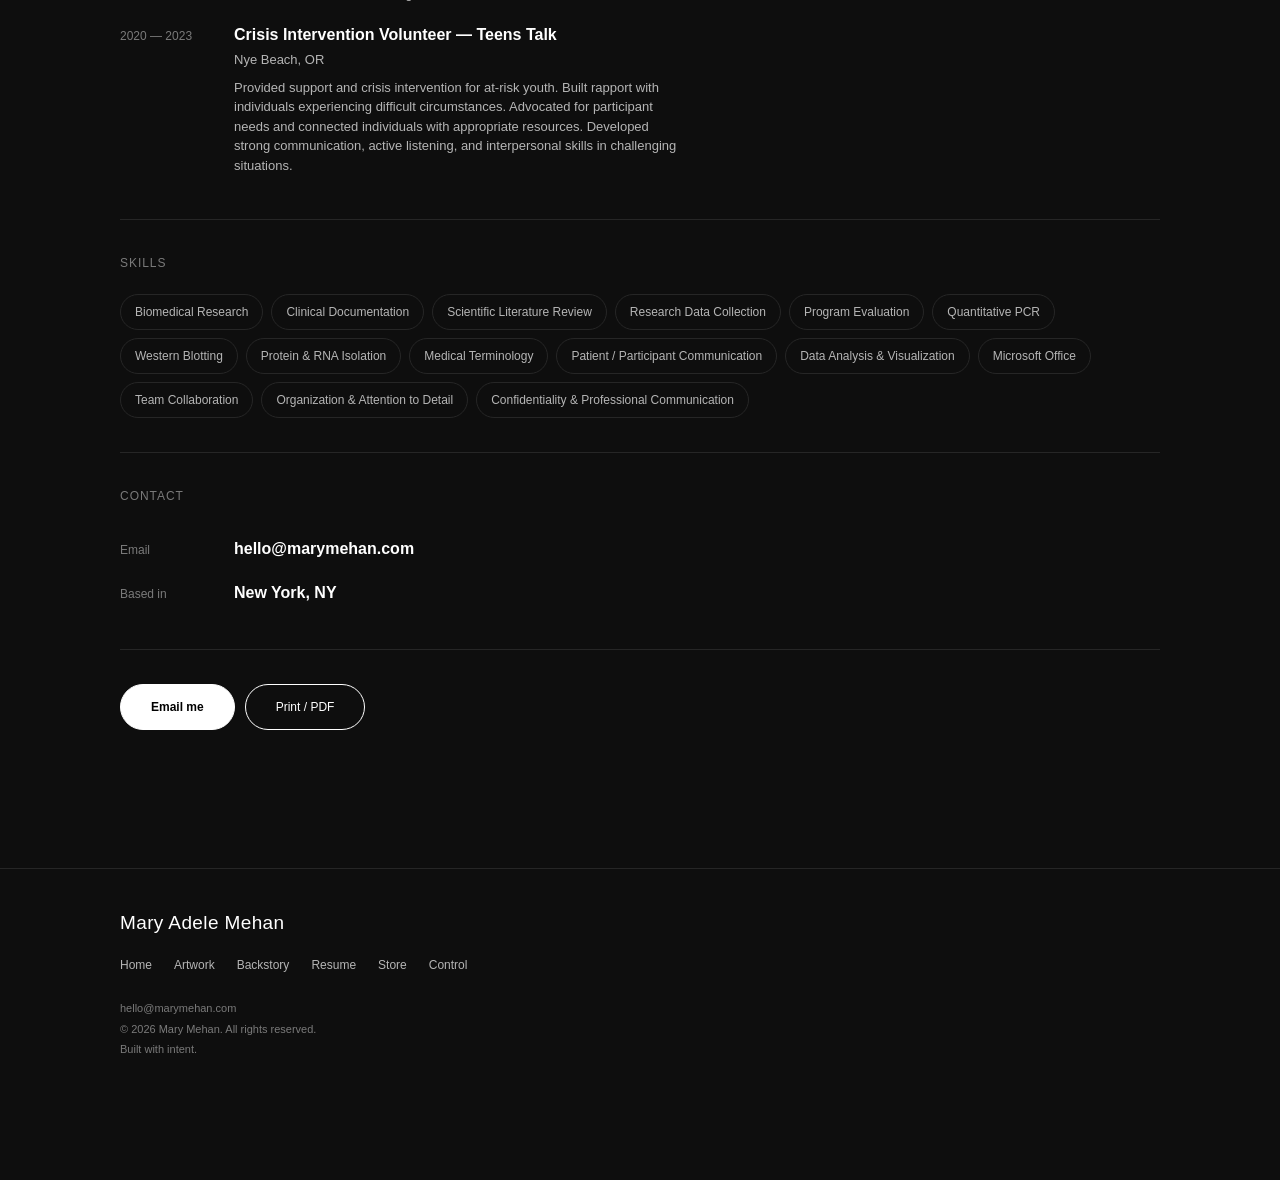
<file: resume.html>
<!DOCTYPE html>
<html lang="en">
<head>
  <meta charset="UTF-8" />
  <meta name="viewport" content="width=device-width, initial-scale=1.0" />
  <meta name="theme-color" content="#0e0e0e" />
  <title>Resume — mary mehan</title>
  <link rel="stylesheet" href="css/style.css" />
</head>
<body data-page="resume">

  <div class="page-hero">
    <div class="wrap">
      <h1 id="resume-heading"></h1>
      <p id="resume-sub"></p>
    </div>
  </div>

  <!-- blocks from data.js → resume.sections, then contact -->
  <div class="wrap resume" id="resume-body">
    <div class="resume-actions">
      <a class="btn" id="email-btn"></a>
      <a class="btn ghost" id="print-btn" href="#" onclick="window.print(); return false;"></a>
    </div>
  </div>

  <!-- filled from data.js by main.js -->
  <footer class="site-footer"></footer>

  <script src="js/main.js?v=20261105b"></script>
  <script>
    mmPage((data) => {
      const resume = data.resume;
      const $ = (id) => document.getElementById(id);
      const el = (tag, cls, text) => {
        const e = document.createElement(tag);
        if (cls) e.className = cls;
        if (text) e.textContent = text;
        return e;
      };

      document.title = resume.title;
      $("resume-heading").textContent = resume.heading;
      $("resume-sub").textContent = resume.sub;

      function item(when, title, org, text) {
        const row = el("div", "resume-item");
        const what = el("div", "what");
        what.appendChild(el("strong", "", title));
        if (org) what.appendChild(el("em", "", org));
        if (text) what.appendChild(el("p", "", text));
        row.append(el("div", "when", when), what);
        return row;
      }

      // contact comes from the site-wide email and location
      const sections = [
        ...resume.sections,
        {
          heading: resume.contactHeading,
          items: [
            { when: "Email", title: data.site.email },
            { when: "Based in", title: data.site.location },
          ],
        },
      ];

      const actions = document.querySelector(".resume-actions");
      sections.forEach((s) => {
        const block = el("div", "resume-block");
        block.appendChild(el("h3", "", s.heading));
        (s.items || []).forEach((i) => block.appendChild(item(i.when, i.title, i.org, i.text)));
        if (s.tags) {
          const tags = el("div", "skill-tags");
          s.tags.forEach((t) => tags.appendChild(el("span", "", t)));
          block.appendChild(tags);
        }
        $("resume-body").insertBefore(block, actions);
      });

      $("email-btn").textContent = resume.actions.email;
      $("email-btn").href = "mailto:" + data.site.email;
      $("print-btn").textContent = resume.actions.print;
    });
  </script>
</body>
</html>
</file>
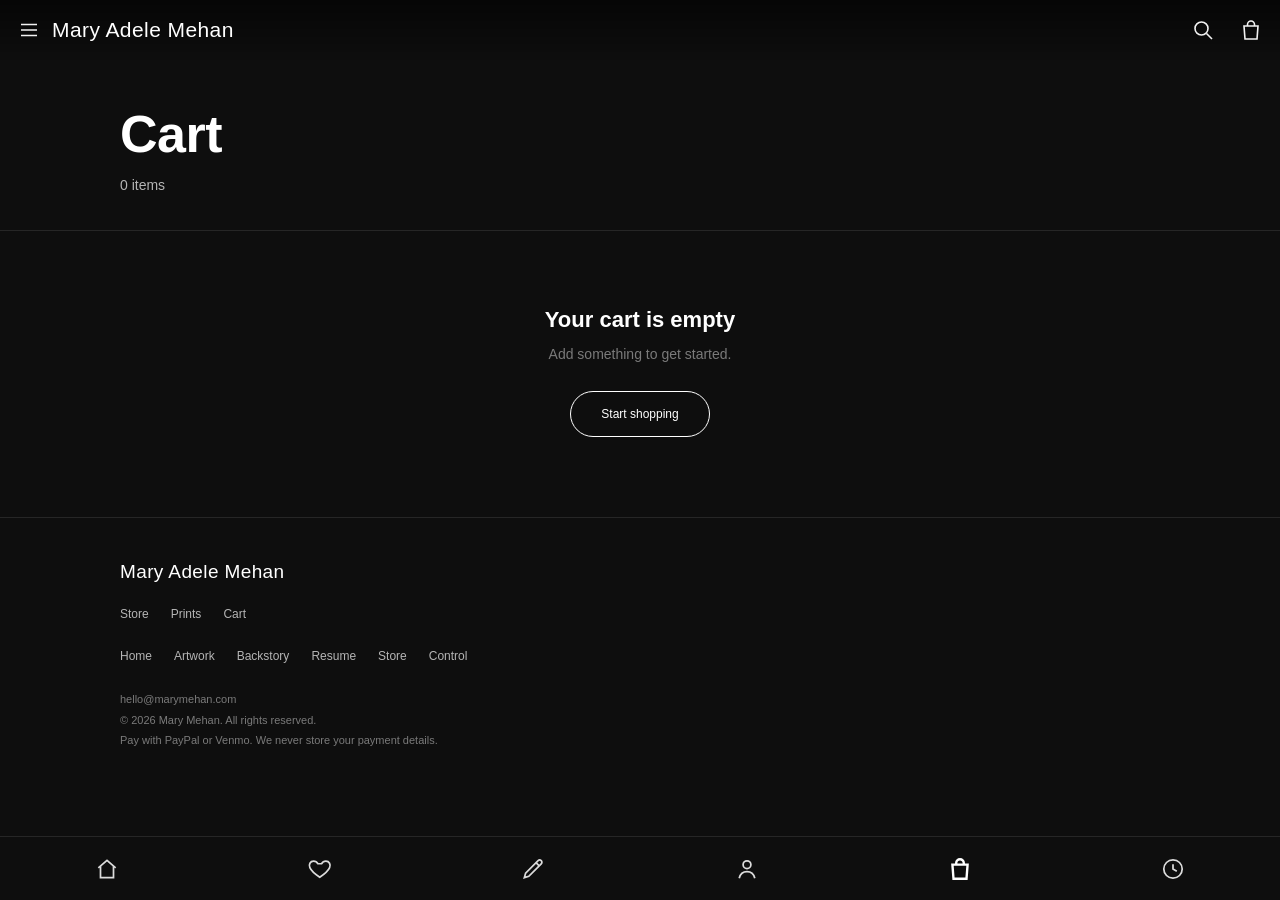
<file: store/cart.html>
<!DOCTYPE html>
<html lang="en">
<head>
  <meta charset="UTF-8" />
  <meta name="viewport" content="width=device-width, initial-scale=1.0" />
  <meta name="theme-color" content="#0e0e0e" />
  <title>Store</title>
  <link rel="stylesheet" href="../css/style.css" />
  <link rel="stylesheet" href="css/store.css" />
</head>
<body data-page="store" data-root="../" data-store-page="cart">

  <div class="page-hero">
    <div class="wrap">
      <h1 data-store-text="heading"></h1>
      <p id="cart-count"></p>
    </div>
  </div>

  <div class="wrap" id="cart-container"></div>

  <!-- filled from data.js by main.js (store links via mmFooterExtra in js/store.js) -->
  <footer class="site-footer"></footer>

  <script src="../js/main.js?v=20261105b"></script>
  <script src="js/store.js"></script>
  <script src="js/cart-page.js"></script>
</body>
</html>
</file>
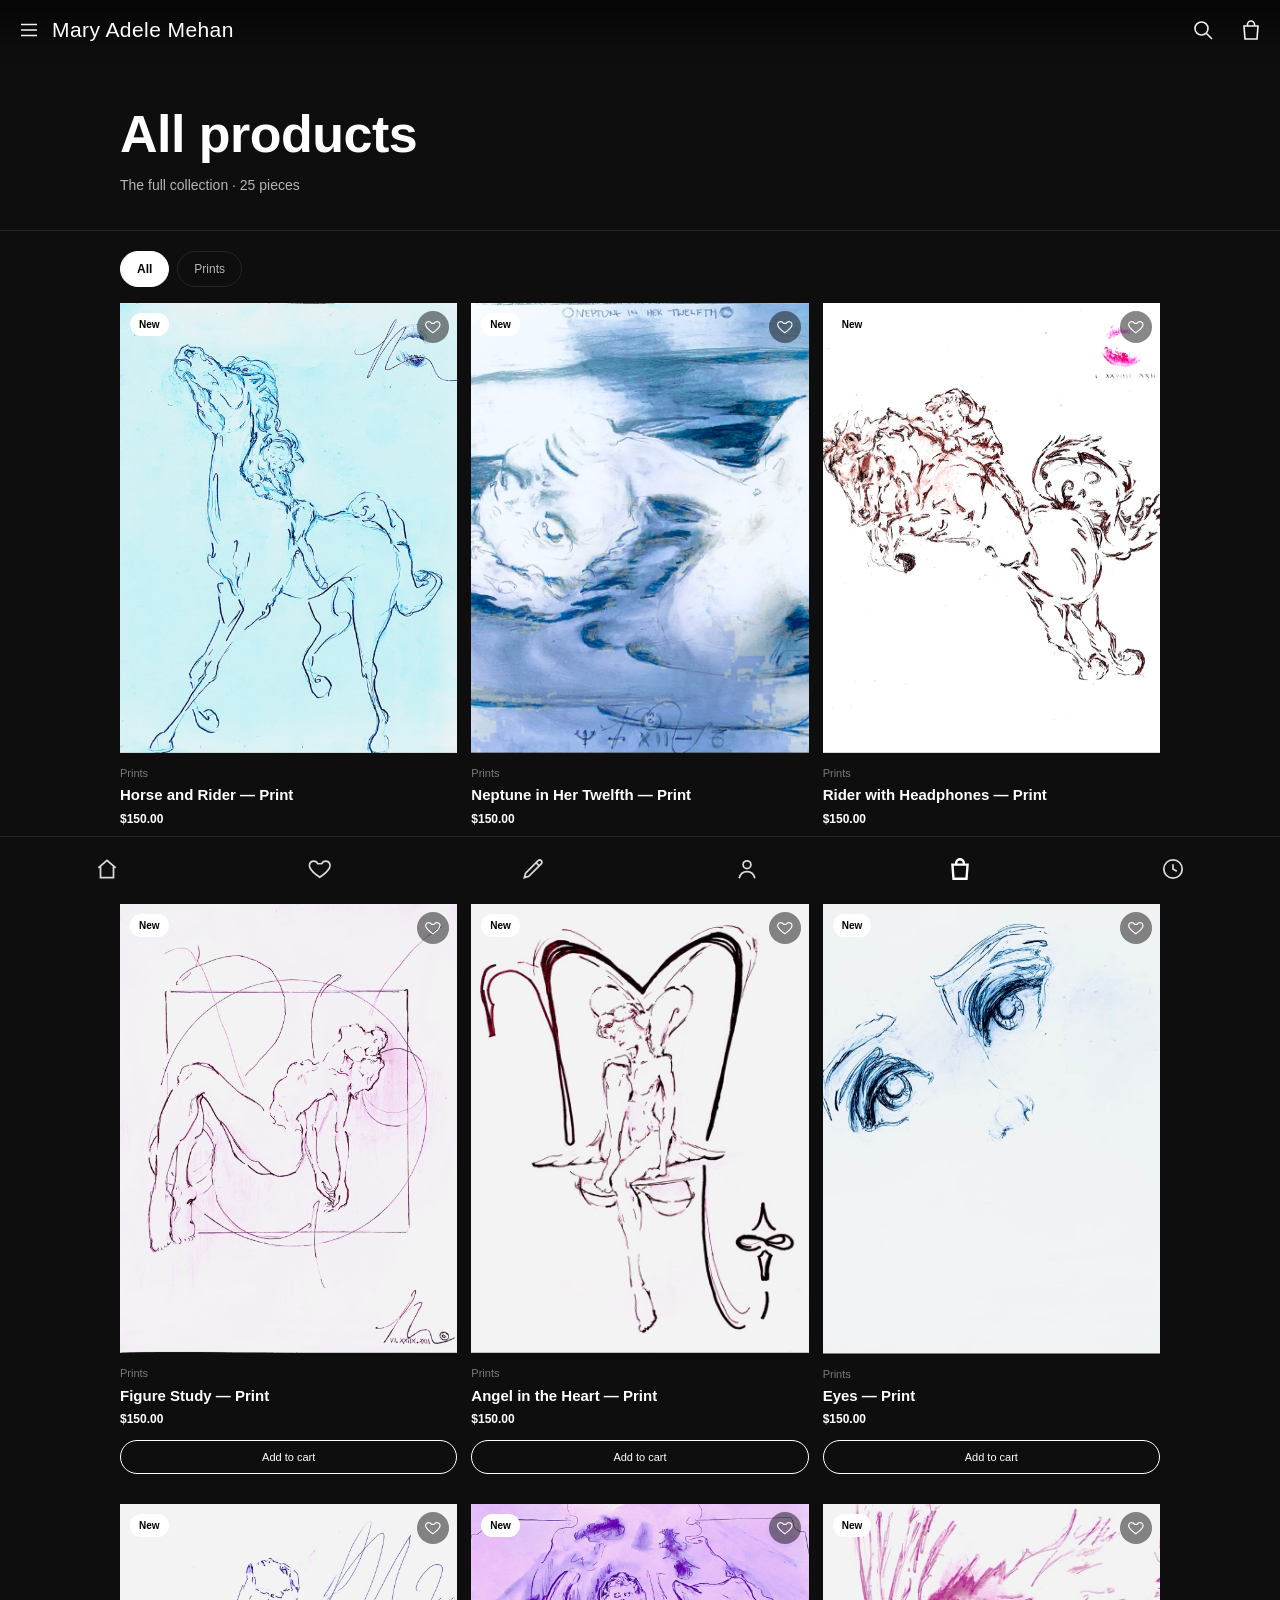
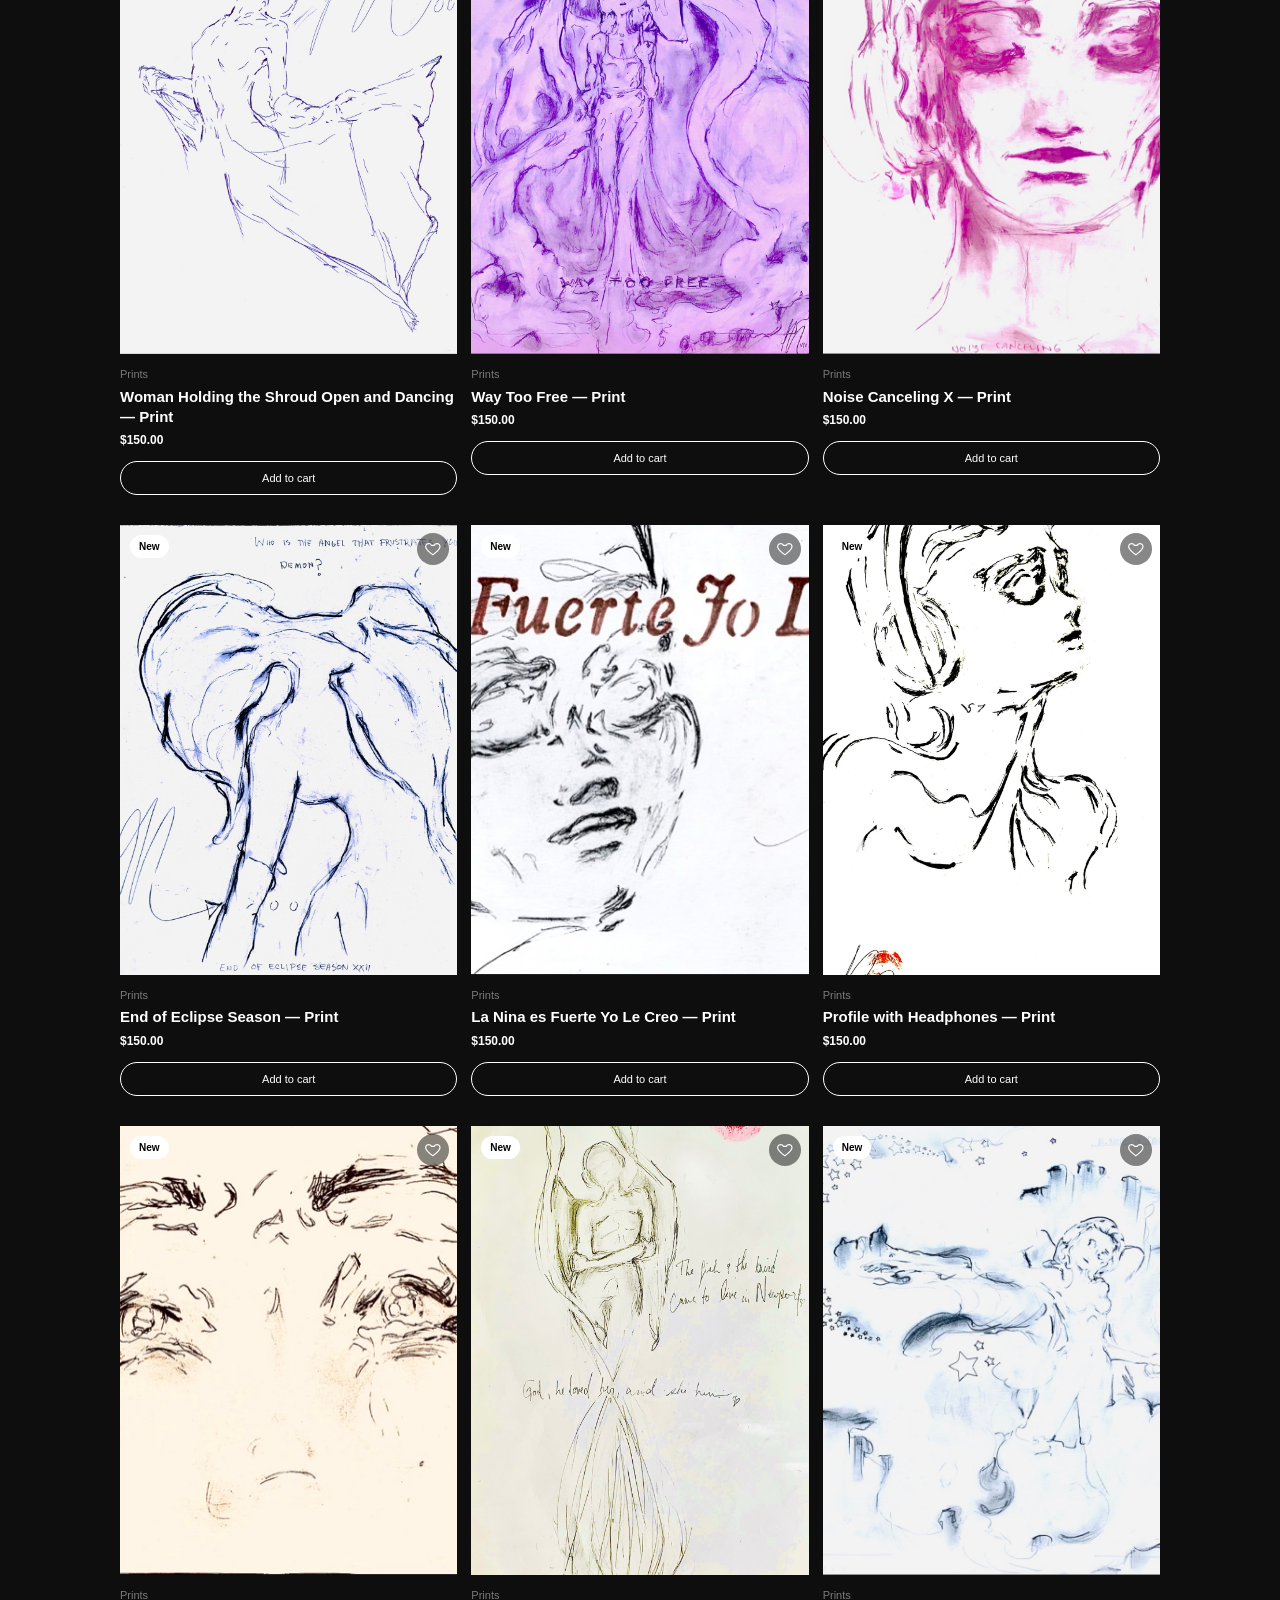
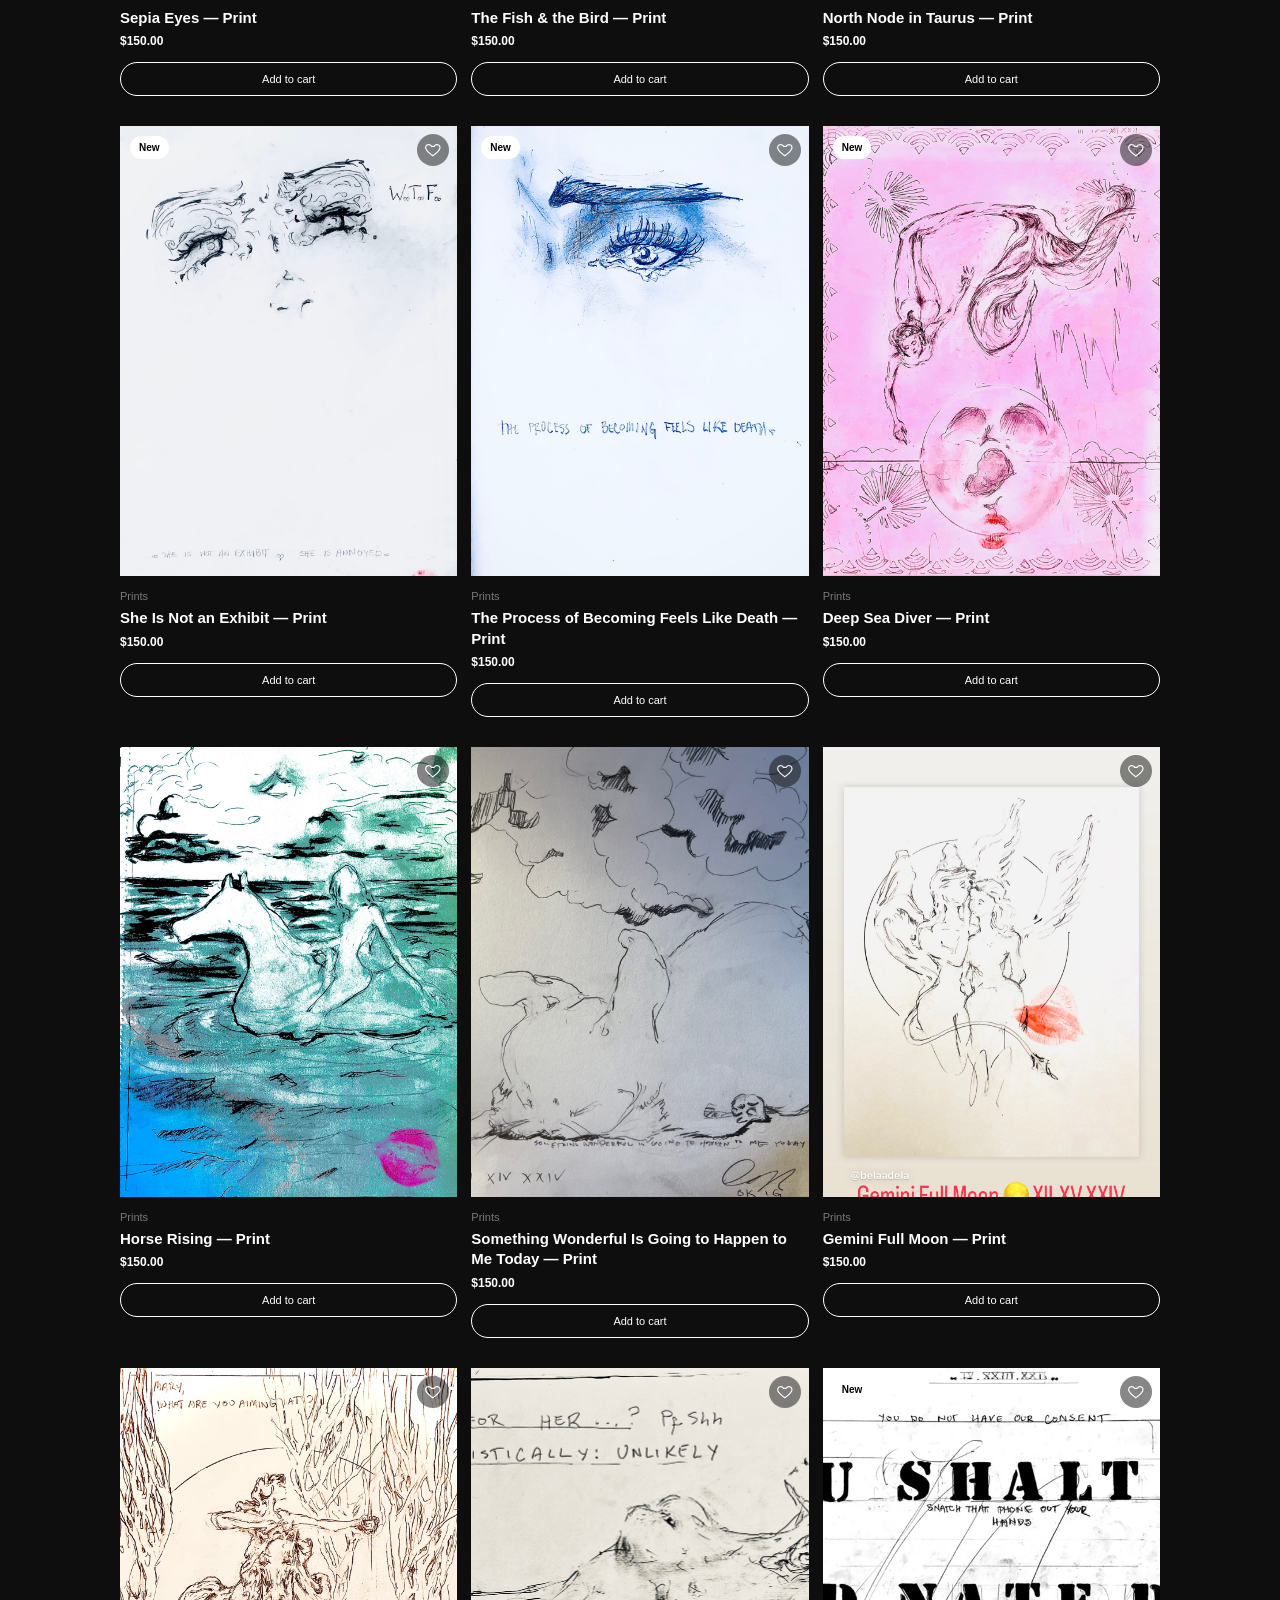
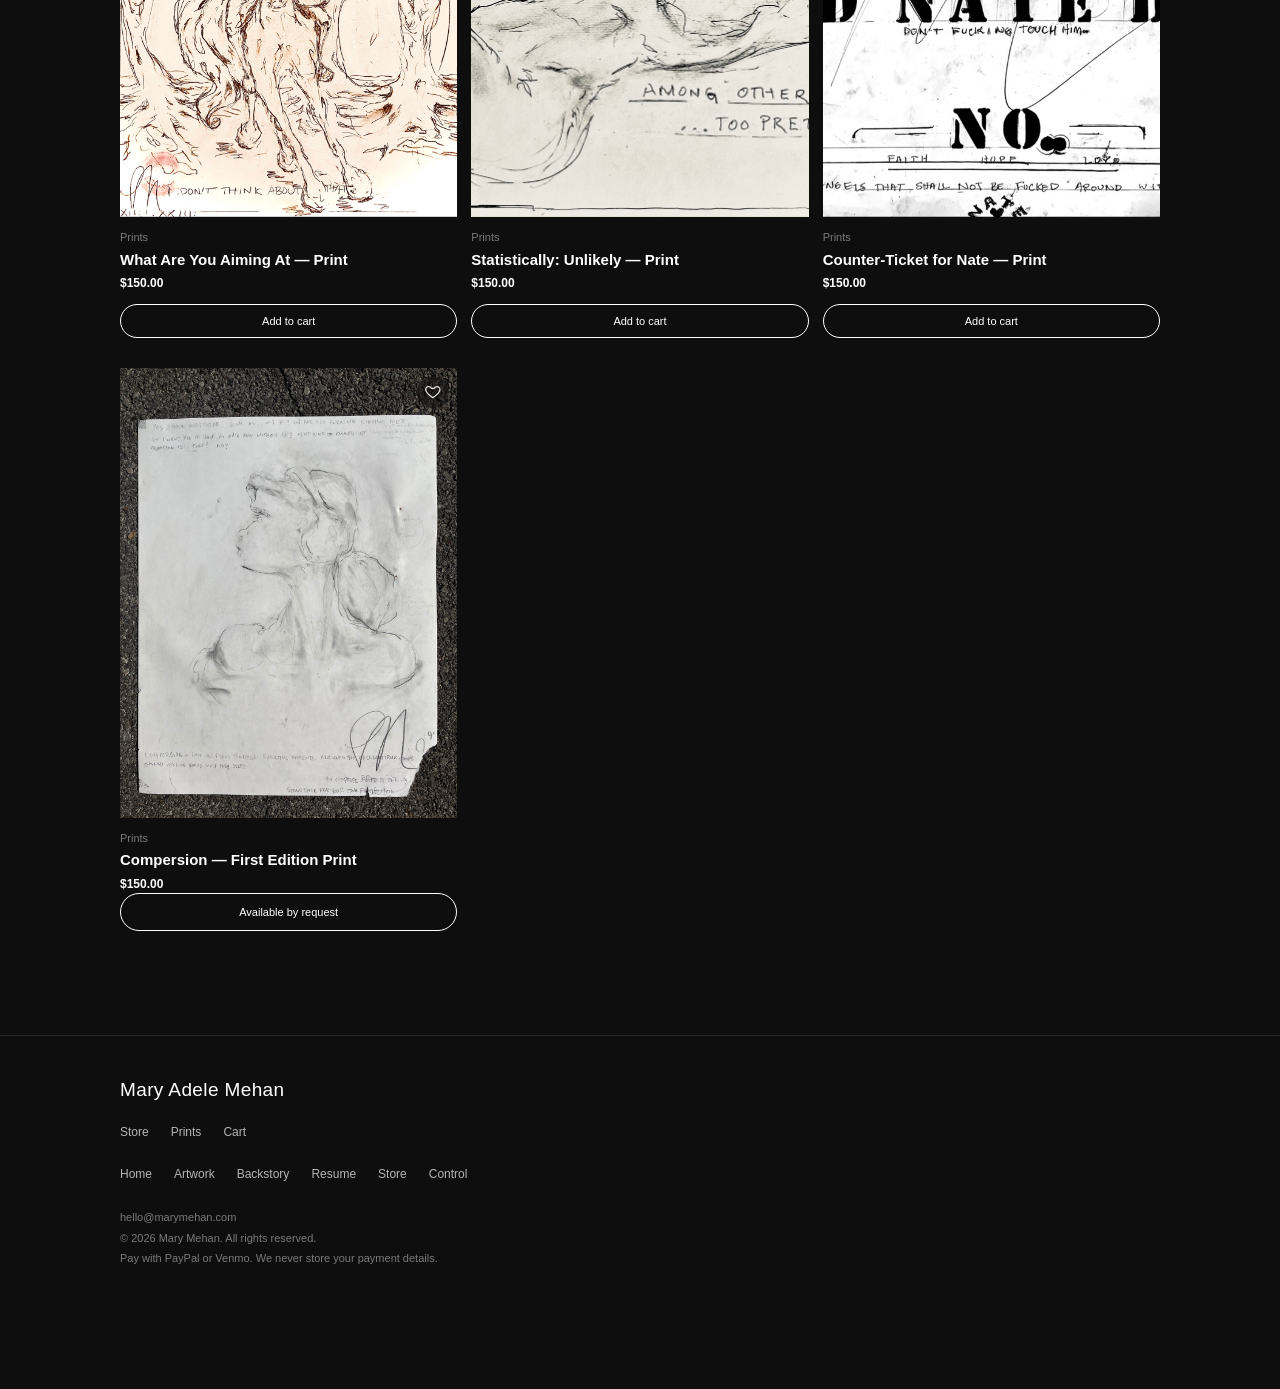
<file: store/category.html>
<!DOCTYPE html>
<html lang="en">
<head>
  <meta charset="UTF-8" />
  <meta name="viewport" content="width=device-width, initial-scale=1.0" />
  <meta name="theme-color" content="#0e0e0e" />
  <title>Store</title>
  <link rel="stylesheet" href="../css/style.css" />
  <link rel="stylesheet" href="css/store.css" />
</head>
<body data-page="store" data-root="../" data-store-page="category">

  <div class="page-hero">
    <div class="wrap">
      <h1 id="category-heading"></h1>
      <p id="category-subheading"></p>
    </div>
  </div>

  <div class="wrap">
    <div class="chips" id="category-tabs"></div>
    <div class="grid-products" id="products-grid"></div>
  </div>

  <!-- filled from data.js by main.js (store links via mmFooterExtra in js/store.js) -->
  <footer class="site-footer"></footer>

  <script src="../js/main.js?v=20261105b"></script>
  <script src="js/store.js"></script>
  <script src="js/category.js"></script>
</body>
</html>
</file>
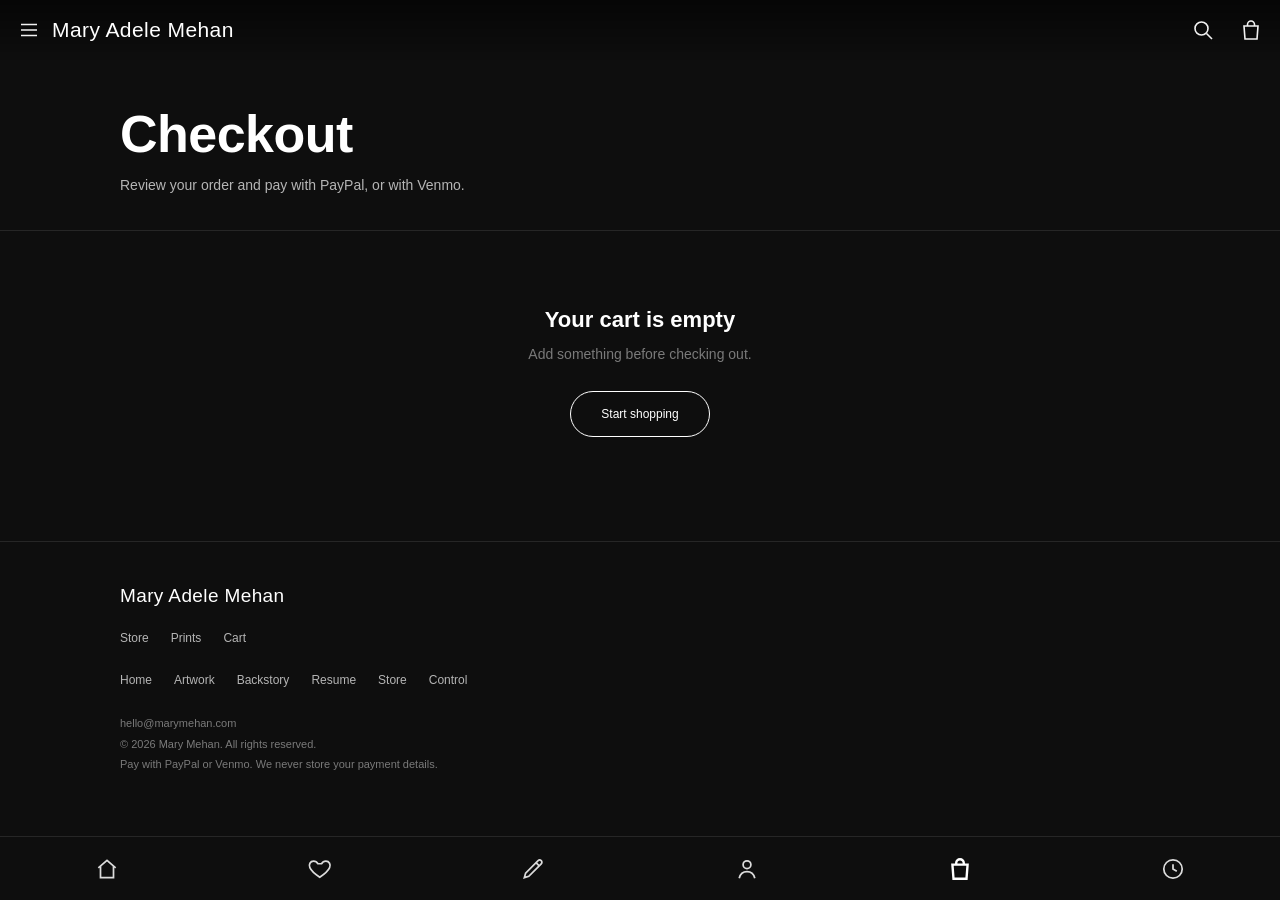
<file: store/checkout.html>
<!DOCTYPE html>
<html lang="en">
<head>
  <meta charset="UTF-8" />
  <meta name="viewport" content="width=device-width, initial-scale=1.0" />
  <meta name="theme-color" content="#0e0e0e" />
  <title>Store</title>
  <link rel="stylesheet" href="../css/style.css" />
  <link rel="stylesheet" href="css/store.css" />
</head>
<body data-page="store" data-root="../" data-store-page="checkout">

  <div class="page-hero">
    <div class="wrap">
      <h1 data-store-text="heading"></h1>
      <p data-store-text="sub"></p>
    </div>
  </div>

  <div class="wrap narrow">
    <!-- shown instead of the checkout when the cart is empty -->
    <div class="empty" id="checkout-empty" hidden>
      <h2>Your cart is empty</h2>
      <p>Add something before checking out.</p>
      <a class="btn ghost" href="index.html">Start shopping</a>
    </div>

    <div id="checkout-body">
      <!-- order summary injected by checkout.js -->
      <div id="checkout-summary"></div>

      <div class="checkout-actions">
        <!-- placeholder until the PayPal SDK is ready -->
        <button class="btn block" id="checkout-loading-btn" disabled>Checkout loading…</button>
        <!-- PayPal buttons render here once the SDK loads -->
        <div id="paypal-button-container" hidden></div>
      </div>
      <p class="notice">Secured by PayPal — we never store your payment details.</p>
      <div class="panel" id="venmo-payment">
        <div class="panel-head">Pay with Venmo</div>
        <div class="panel-body">
          <p>Venmo is easier — scan the code or pay <a href="https://venmo.com/u/MaryAdele-Mehan">@MaryAdele-Mehan</a> on Venmo for the order total above, then email <a href="mailto:hello@marymehan.com">hello@marymehan.com</a> with the items you ordered and your shipping address. Your order ships after payment is confirmed.</p>
          <p><img src="img/venmo-qr.png" alt="Venmo QR code for @MaryAdele-Mehan" width="220" height="220" /></p>
        </div>
      </div>
    </div>
  </div>

  <!-- filled from data.js by main.js (store links via mmFooterExtra in js/store.js) -->
  <footer class="site-footer"></footer>

  <script src="../js/main.js?v=20261105b"></script>
  <script src="js/store.js"></script>
  <script src="js/config.js"></script>
  <script src="js/checkout.js"></script>
</body>
</html>
</file>
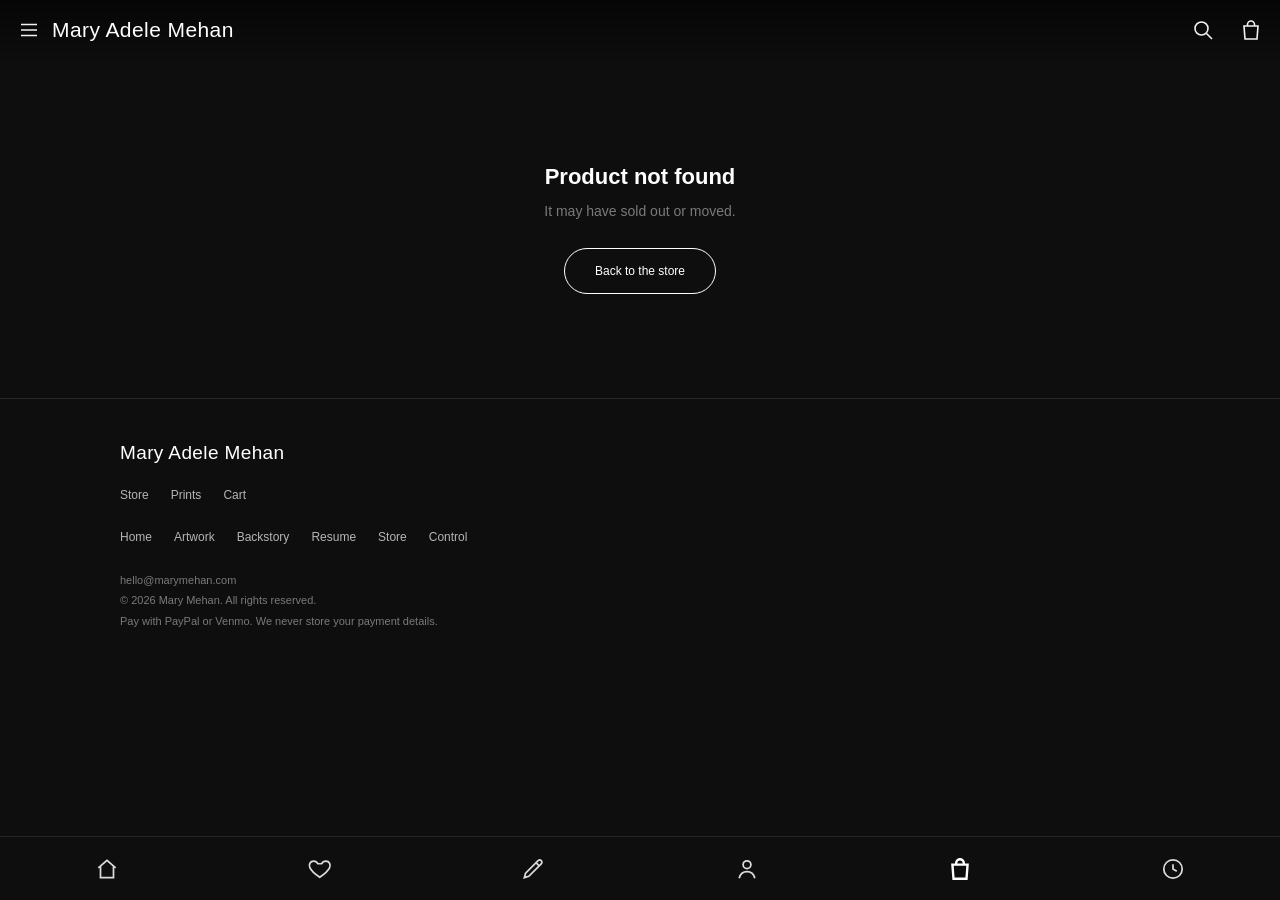
<file: store/product.html>
<!DOCTYPE html>
<html lang="en">
<head>
  <meta charset="UTF-8" />
  <meta name="viewport" content="width=device-width, initial-scale=1.0" />
  <meta name="theme-color" content="#0e0e0e" />
  <title>Store</title>
  <link rel="stylesheet" href="../css/style.css" />
  <link rel="stylesheet" href="css/store.css" />
</head>
<body data-page="store" data-root="../" data-store-page="product">

  <div class="wrap pdp-wrap" id="product-container"></div>

  <!-- filled from data.js by main.js (store links via mmFooterExtra in js/store.js) -->
  <footer class="site-footer"></footer>

  <script src="../js/main.js?v=20261105b"></script>
  <script src="js/store.js"></script>
  <script src="js/product.js"></script>
</body>
</html>
</file>
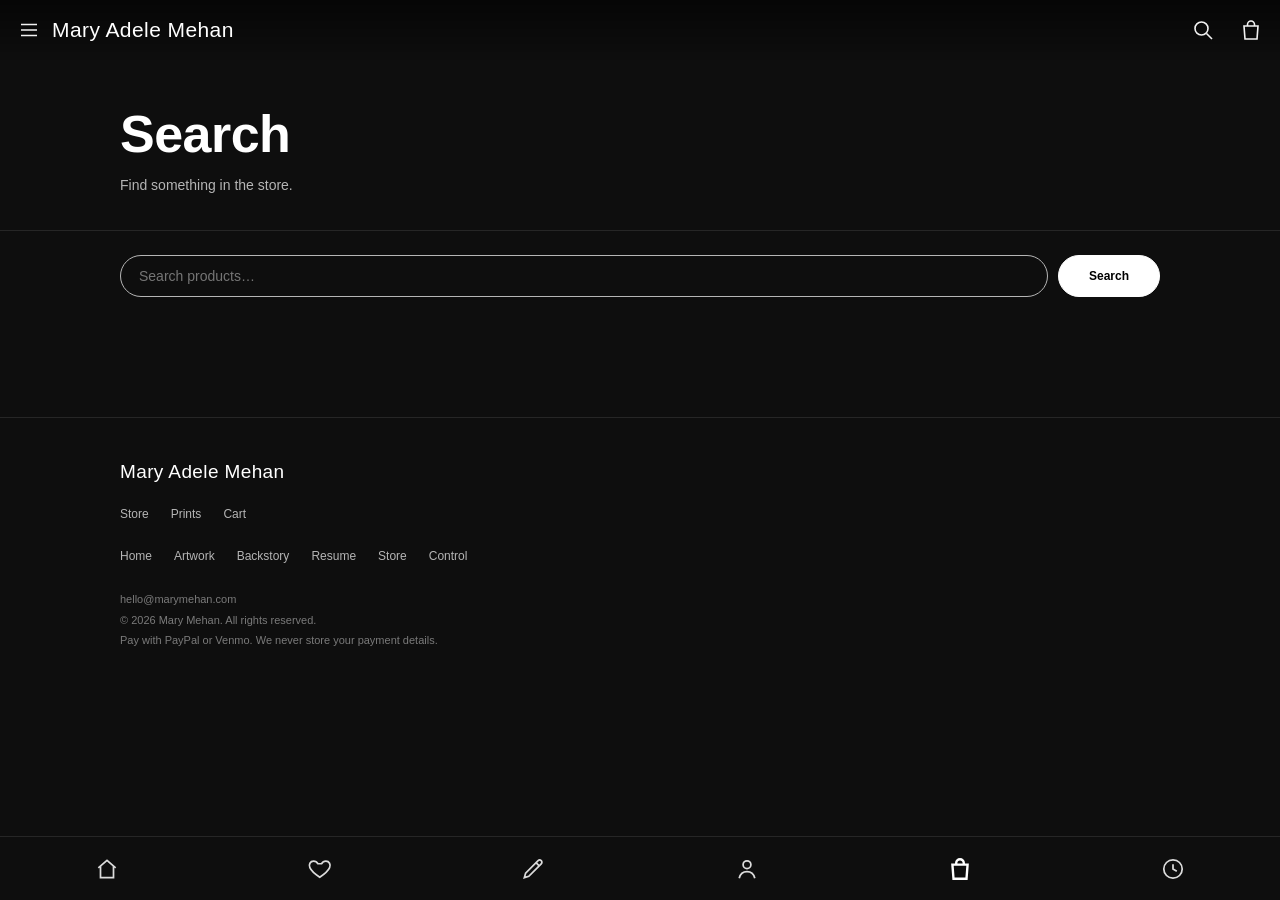
<file: store/search.html>
<!DOCTYPE html>
<html lang="en">
<head>
  <meta charset="UTF-8" />
  <meta name="viewport" content="width=device-width, initial-scale=1.0" />
  <meta name="theme-color" content="#0e0e0e" />
  <title>Store</title>
  <link rel="stylesheet" href="../css/style.css" />
  <link rel="stylesheet" href="css/store.css" />
</head>
<body data-page="store" data-root="../" data-store-page="search">

  <div class="page-hero">
    <div class="wrap">
      <h1 id="search-heading" data-store-text="heading"></h1>
      <p id="search-subheading" data-store-text="sub"></p>
    </div>
  </div>

  <div class="wrap">
    <form class="search-form" action="search.html" method="get" role="search">
      <div class="field">
        <input id="search-input" name="q" type="search" data-store-placeholder="placeholder" />
      </div>
      <button class="btn" type="submit" data-store-text="button"></button>
    </form>
    <div class="grid-products" id="products-grid"></div>
  </div>

  <!-- filled from data.js by main.js (store links via mmFooterExtra in js/store.js) -->
  <footer class="site-footer"></footer>

  <script src="../js/main.js?v=20261105b"></script>
  <script src="js/store.js"></script>
  <script src="js/search.js"></script>
</body>
</html>
</file>
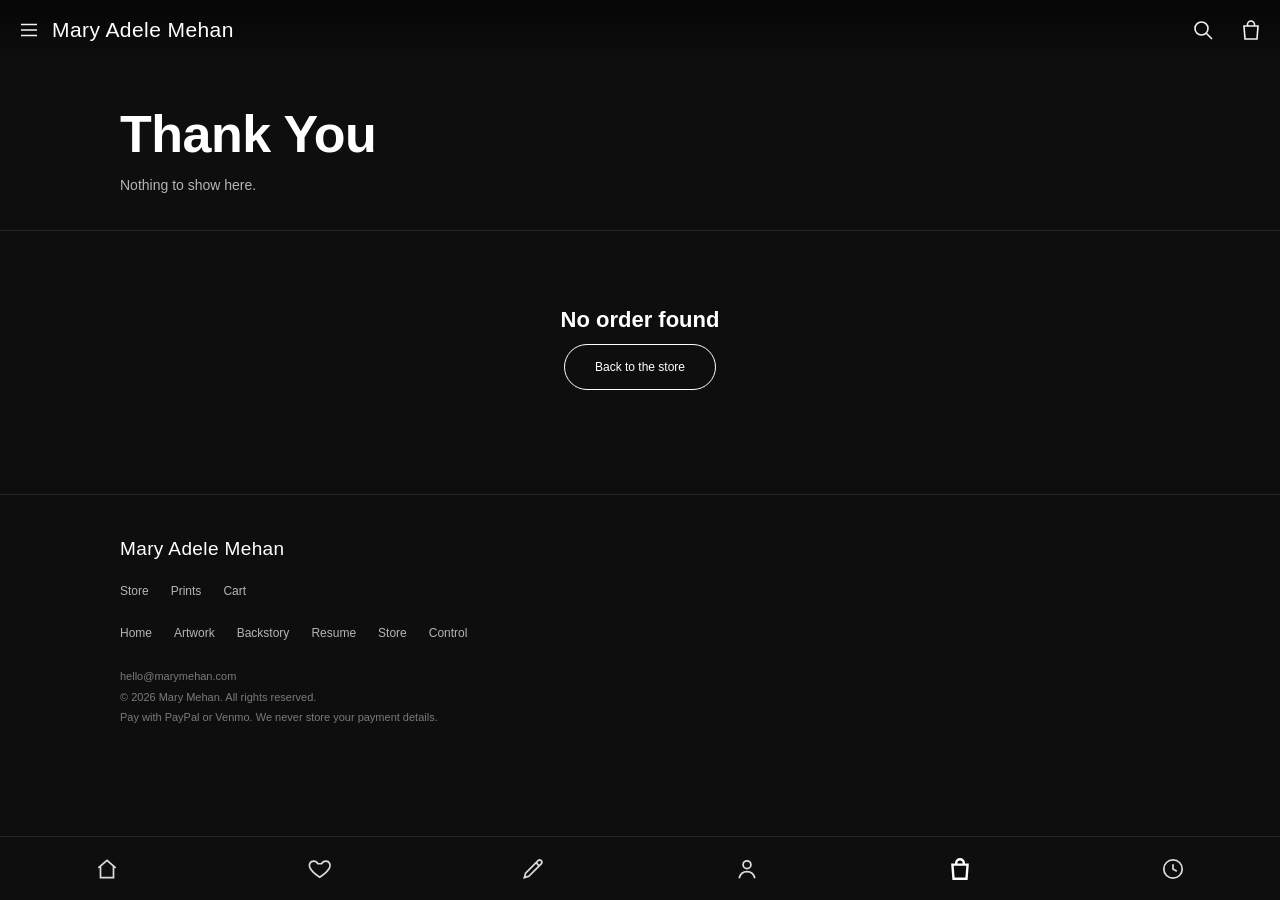
<file: store/thankyou.html>
<!DOCTYPE html>
<html lang="en">
<head>
  <meta charset="UTF-8" />
  <meta name="viewport" content="width=device-width, initial-scale=1.0" />
  <meta name="theme-color" content="#0e0e0e" />
  <title>Store</title>
  <link rel="stylesheet" href="../css/style.css" />
  <link rel="stylesheet" href="css/store.css" />
</head>
<body data-page="store" data-root="../" data-store-page="thankyou">

  <div class="page-hero">
    <div class="wrap">
      <h1 data-store-text="heading"></h1>
      <p id="thankyou-sub" data-store-text="sub"></p>
    </div>
  </div>

  <div class="wrap narrow" id="thankyou-container"></div>

  <!-- filled from data.js by main.js (store links via mmFooterExtra in js/store.js) -->
  <footer class="site-footer"></footer>

  <script src="../js/main.js?v=20261105b"></script>
  <script src="js/store.js"></script>
  <script src="js/thankyou.js"></script>
</body>
</html>
</file>
<file: css/style.css>
/* ==========================================================
   MARY MEHAN — portfolio
   Design language: dark app-like editorial (juun.j style)
   ========================================================== */

:root {
  --bg: #0e0e0e;
  --bg-raise: #161616;
  --text: #ffffff;
  --text-dim: #b5b5b5;
  --text-faint: #7a7a7a;
  --hairline: #262626;
  --font: "Helvetica Neue", Helvetica, Arial, "Segoe UI", sans-serif;
  --max: 1080px;
  --navbar-h: 64px;
  --topbar-h: 60px;
}

* { margin: 0; padding: 0; box-sizing: border-box; }

html { -webkit-text-size-adjust: 100%; }

body {
  font-family: var(--font);
  background: var(--bg);
  color: var(--text);
  font-size: 14px;
  line-height: 1.5;
  padding-bottom: var(--navbar-h);
}

a { color: inherit; text-decoration: none; }
button { font-family: inherit; cursor: pointer; background: none; border: none; color: inherit; }
img { max-width: 100%; display: block; }
svg { display: block; }

.wrap { max-width: var(--max); margin: 0 auto; padding: 0 20px; }

/* ---------- top bar ---------- */
.topbar {
  position: fixed;
  top: 0;
  left: 0;
  right: 0;
  z-index: 100;
  height: var(--topbar-h);
  display: flex;
  align-items: center;
  justify-content: space-between;
  padding: 0 16px;
  background: linear-gradient(to bottom, rgba(0, 0, 0, 0.55), rgba(0, 0, 0, 0));
  transition: background 0.3s ease;
}
.topbar.solid { background: rgba(14, 14, 14, 0.92); backdrop-filter: blur(8px); }
.topbar .left { display: flex; align-items: center; gap: 10px; }
.topbar .brand {
  font-size: 21px;
  font-weight: 500;
  letter-spacing: 0.02em;
  text-transform: none;
}
.topbar .right { display: flex; align-items: center; gap: 22px; }
.icon-btn {
  width: 26px;
  height: 26px;
  display: flex;
  align-items: center;
  justify-content: center;
  color: var(--text);
  opacity: 0.95;
}
.icon-btn:hover { opacity: 0.7; }
.icon-btn svg { width: 24px; height: 24px; stroke: currentColor; fill: none; stroke-width: 1.6; }

/* ---------- bottom nav ---------- */
.bottomnav {
  position: fixed;
  left: 0;
  right: 0;
  bottom: 0;
  z-index: 100;
  height: var(--navbar-h);
  background: var(--bg);
  border-top: 1px solid var(--hairline);
  display: flex;
  align-items: center;
  justify-content: space-around;
  padding-bottom: env(safe-area-inset-bottom);
}
.bottomnav a, .bottomnav button {
  flex: 1;
  height: 100%;
  display: flex;
  align-items: center;
  justify-content: center;
  color: var(--text);
  opacity: 0.85;
}
.bottomnav svg { width: 26px; height: 26px; stroke: currentColor; fill: none; stroke-width: 1.6; }
.bottomnav .active { opacity: 1; }
.bottomnav .active svg { stroke-width: 2.2; }
.bottomnav a:hover, .bottomnav button:hover { opacity: 1; }

/* ---------- overlay menu ---------- */
.menu-overlay {
  position: fixed;
  inset: 0;
  z-index: 200;
  background: rgba(10, 10, 10, 0.97);
  display: flex;
  flex-direction: column;
  justify-content: center;
  padding: 0 28px;
  opacity: 0;
  pointer-events: none;
  transition: opacity 0.3s ease;
}
.menu-overlay.open { opacity: 1; pointer-events: auto; }
.menu-overlay .menu-close {
  position: absolute;
  top: 16px;
  right: 16px;
  font-size: 28px;
  font-weight: 300;
  padding: 8px;
}
.menu-overlay nav a {
  display: block;
  font-size: clamp(34px, 8vw, 54px);
  font-weight: 700;
  line-height: 1.35;
  color: var(--text-faint);
  transition: color 0.2s ease;
}
.menu-overlay nav a:hover, .menu-overlay nav a.active { color: var(--text); }
.menu-overlay .menu-foot {
  position: absolute;
  bottom: calc(var(--navbar-h) + 24px);
  left: 28px;
  font-size: 12px;
  color: var(--text-faint);
  letter-spacing: 0.04em;
}

/* ---------- hero carousel ---------- */
.hero {
  position: relative;
  overflow: hidden;
  height: calc(100dvh - var(--navbar-h));
  background: var(--bg);
}
.hero-track {
  display: flex;
  height: 100%;
  transition: transform 0.7s cubic-bezier(0.22, 1, 0.36, 1);
}
.hero-slide {
  flex: 0 0 100%;
  position: relative;
  display: flex;
  align-items: flex-end;
}
.hero-slide .slide-art { position: absolute; inset: 0; }
.hero-slide .slide-caption {
  position: relative;
  z-index: 2;
  padding: 0 28px 84px;
  max-width: var(--max);
  width: 100%;
  margin: 0 auto;
}
.slide-title {
  font-size: clamp(38px, 8vw, 64px);
  font-weight: 700;
  line-height: 1.12;
  letter-spacing: -0.01em;
}
.slide-sub {
  margin-top: 18px;
  font-size: 15px;
  font-weight: 400;
  line-height: 1.6;
  color: var(--text-dim);
  max-width: 34ch;
}

/* prev / next arrows */
.hero-arrow {
  position: absolute;
  top: 50%;
  transform: translateY(-50%);
  z-index: 4;
  width: 46px;
  height: 46px;
  display: flex;
  align-items: center;
  justify-content: center;
  color: var(--text);
  opacity: 0.75;
}
.hero-arrow svg {
  width: 30px;
  height: 30px;
  stroke: currentColor;
  fill: none;
  stroke-width: 1.6;
}
.hero-arrow:hover { opacity: 1; }
.hero-arrow.prev { left: 8px; }
.hero-arrow.next { right: 8px; }
.hero-arrow.next svg { transform: scaleX(-1); }

/* slide indicator — thin bars, bottom center */
.hero-progress {
  position: absolute;
  left: 50%;
  bottom: 34px;
  transform: translateX(-50%);
  z-index: 3;
  display: flex;
  gap: 6px;
}
.hero-progress button {
  width: 56px;
  height: 2px;
  padding: 10px 0;
  background: none;
  position: relative;
}
.hero-progress button::after {
  content: "";
  position: absolute;
  left: 0;
  right: 0;
  top: 50%;
  height: 2px;
  margin-top: -1px;
  background: rgba(255, 255, 255, 0.28);
}
.hero-progress button.on::after { background: #ffffff; }

/* photographic slide art */
.art-photo {
  background-size: cover;
  background-position: center 22%;
  background-repeat: no-repeat;
  filter: grayscale(1) brightness(0.78);
}
.art-photo.dim { filter: grayscale(1) brightness(0.6); }
@media (min-width: 900px) {
  /* portrait image on a wide screen: keep the subject right of the caption */
  .art-photo { background-position: 72% 20%; }
}

/* cutout portrait composited onto a dark studio backdrop */
.art-portrait {
  background-image:
    url("../img/hero-2.png"),
    radial-gradient(120% 90% at 50% 20%, #4e4e4e 0%, #262626 45%, #0d0d0d 100%);
  background-size: auto 88%, cover;
  background-position: center bottom, center;
  background-repeat: no-repeat;
  filter: grayscale(1);
}
@media (min-width: 900px) {
  /* keep the subject right of the caption on wide screens */
  .art-portrait {
    background-position: 68% bottom, center;
    background-size: auto 94%, cover;
  }
}

/* crouching-figure cutout on a dark studio backdrop */
.art-figure {
  background-image:
    url("../img/hero-3.png"),
    radial-gradient(130% 100% at 60% 30%, #5a5a5a 0%, #2a2a2a 50%, #0d0d0d 100%);
  background-size: auto 78%, cover;
  background-position: right -40px top 42%, center;
  background-repeat: no-repeat;
  filter: grayscale(1);
}
@media (min-width: 900px) {
  .art-figure {
    background-position: right -40px top 45%, center;
    background-size: auto 84%, cover;
  }
}

/* studio-backdrop slide art — monochrome photo feel */
.art-1 {
  background:
    radial-gradient(120% 90% at 60% 30%, #6a6a6a 0%, #3c3c3c 45%, #191919 100%);
}
.art-2 {
  background:
    radial-gradient(130% 100% at 35% 25%, #575757 0%, #303030 50%, #121212 100%);
}
.art-3 {
  background:
    radial-gradient(110% 95% at 70% 40%, #7c7c7c 0%, #424242 40%, #151515 100%);
}
.slide-art::before {
  content: "";
  position: absolute;
  inset: 0;
  background: linear-gradient(to top, rgba(0, 0, 0, 0.72) 0%, rgba(0, 0, 0, 0) 48%);
}
.slide-art::after {
  content: attr(data-mark);
  position: absolute;
  right: 2%;
  top: 46%;
  transform: translateY(-50%);
  font-size: clamp(140px, 38vw, 420px);
  font-weight: 700;
  letter-spacing: -0.05em;
  line-height: 1;
  color: rgba(255, 255, 255, 0.05);
}

/* ---------- page hero (subpages) ---------- */
.page-hero {
  padding: calc(var(--topbar-h) + 46px) 0 34px;
  border-bottom: 1px solid var(--hairline);
}
.page-hero h1 {
  font-size: clamp(34px, 7vw, 52px);
  font-weight: 700;
  line-height: 1.1;
  letter-spacing: -0.01em;
}
.page-hero p {
  margin-top: 12px;
  font-size: 14px;
  color: var(--text-dim);
}

/* ---------- sections ---------- */
.section { padding: 52px 0 8px; }
.section-head {
  display: flex;
  align-items: baseline;
  justify-content: space-between;
  margin-bottom: 22px;
}
.section-head h2 {
  font-size: 22px;
  font-weight: 700;
  letter-spacing: -0.01em;
}
.section-head .more {
  font-size: 12px;
  color: var(--text-faint);
}
.section-head .more::after { content: " \203A"; }

/* ---------- horizontal scroll row ---------- */
.scroll-row {
  display: flex;
  gap: 14px;
  overflow-x: auto;
  padding-bottom: 24px;
  scroll-snap-type: x mandatory;
  scrollbar-width: none;
}
.scroll-row::-webkit-scrollbar { display: none; }
.scroll-row .card { flex: 0 0 68%; scroll-snap-align: start; }
@media (min-width: 720px) {
  .scroll-row .card { flex: 0 0 31%; }
}

/* ---------- cards ---------- */
.card { display: block; }
.card .thumb {
  aspect-ratio: 3 / 4;
  position: relative;
  overflow: hidden;
  margin-bottom: 12px;
  background: var(--bg-raise);
}
.card .thumb::after {
  content: attr(data-num);
  position: absolute;
  right: 10px;
  bottom: 4px;
  font-size: 68px;
  font-weight: 700;
  color: rgba(255, 255, 255, 0.07);
  line-height: 1;
}
.card:hover .thumb { opacity: 0.85; }
.card .cat {
  font-size: 11px;
  color: var(--text-faint);
  margin-bottom: 4px;
}
.card .name {
  font-size: 15px;
  font-weight: 700;
  line-height: 1.35;
}
.card .meta {
  margin-top: 4px;
  font-size: 12px;
  color: var(--text-dim);
}
.card .meta .tag { color: var(--text); font-weight: 700; margin-right: 8px; }

/* thumb tone variants — studio grays */
.t-1 { background: radial-gradient(110% 90% at 60% 30%, #555, #1d1d1d) !important; }
.t-2 { background: radial-gradient(120% 100% at 30% 25%, #484848, #171717) !important; }
.t-3 { background: radial-gradient(100% 90% at 70% 45%, #616161, #202020) !important; }
.t-4 { background: radial-gradient(120% 95% at 45% 20%, #3e3e3e, #141414) !important; }
.t-dark { background: radial-gradient(120% 100% at 50% 30%, #2c2c2c, #0c0c0c) !important; }

/* ---------- two-column tiles ---------- */
.grid-2 {
  display: grid;
  grid-template-columns: 1fr 1fr;
  gap: 14px;
}
.cat-tile {
  position: relative;
  aspect-ratio: 4 / 5;
  display: flex;
  align-items: flex-end;
  overflow: hidden;
}
.cat-tile .tile-label {
  position: relative;
  z-index: 2;
  padding: 18px;
  font-size: 18px;
  font-weight: 700;
}
.cat-tile .tile-label small {
  display: block;
  font-size: 11px;
  font-weight: 400;
  color: var(--text-dim);
  margin-top: 5px;
}
.cat-tile::before {
  content: "";
  position: absolute;
  inset: 0;
  background: radial-gradient(120% 100% at 60% 25%, #4a4a4a 0%, #161616 80%);
  transition: transform 0.5s ease;
}
.cat-tile:nth-child(even)::before {
  background: radial-gradient(120% 100% at 35% 30%, #3c3c3c 0%, #101010 80%);
}
.cat-tile::after {
  content: "";
  position: absolute;
  inset: 0;
  background: linear-gradient(to top, rgba(0, 0, 0, 0.5), transparent 45%);
}
.cat-tile:hover::before { transform: scale(1.05); }

/* ---------- projects grid ---------- */
.grid-products {
  display: grid;
  grid-template-columns: 1fr 1fr;
  gap: 30px 14px;
  padding: 8px 0 48px;
}
@media (min-width: 720px) {
  .grid-products { grid-template-columns: repeat(3, 1fr); }
}

/* filter chips */
.chips {
  display: flex;
  gap: 8px;
  overflow-x: auto;
  padding: 20px 0 8px;
  scrollbar-width: none;
}
.chips::-webkit-scrollbar { display: none; }
.chip {
  border: 1px solid var(--hairline);
  padding: 8px 16px;
  font-size: 12px;
  white-space: nowrap;
  color: var(--text-dim);
  border-radius: 999px;
}
.chip.on {
  background: var(--text);
  border-color: var(--text);
  color: #000;
  font-weight: 700;
}

/* ---------- statement strip ---------- */
.statement {
  border-top: 1px solid var(--hairline);
  padding: 64px 0;
  margin-top: 48px;
}
.statement .wrap { max-width: 760px; }
.statement .kicker {
  font-size: 12px;
  color: var(--text-faint);
  margin-bottom: 18px;
}
.statement p {
  font-size: clamp(22px, 4.4vw, 32px);
  font-weight: 700;
  line-height: 1.35;
  letter-spacing: -0.01em;
}
.statement .cta {
  display: inline-block;
  margin-top: 28px;
  border: 1px solid var(--text);
  padding: 12px 30px;
  font-size: 12px;
  border-radius: 999px;
}
.statement .cta:hover { background: var(--text); color: #000; }

/* ---------- resume ---------- */
.resume { padding-bottom: 48px; }
.resume-block { border-bottom: 1px solid var(--hairline); padding: 34px 0; }
.resume-block h3 {
  font-size: 12px;
  font-weight: 400;
  color: var(--text-faint);
  letter-spacing: 0.08em;
  text-transform: uppercase;
  margin-bottom: 22px;
}
.resume-item {
  display: grid;
  grid-template-columns: 96px 1fr;
  gap: 18px;
  padding: 10px 0;
}
.resume-item .when {
  font-size: 12px;
  color: var(--text-faint);
  padding-top: 4px;
}
.resume-item .what strong {
  display: block;
  font-size: 16px;
  font-weight: 700;
}
.resume-item .what em {
  display: block;
  font-style: normal;
  font-size: 13px;
  color: var(--text-dim);
  margin: 3px 0 8px;
}
.resume-item .what p { font-size: 13px; color: var(--text-dim); max-width: 62ch; }
.skill-tags { display: flex; flex-wrap: wrap; gap: 8px; }
.skill-tags span {
  border: 1px solid var(--hairline);
  padding: 8px 14px;
  font-size: 12px;
  color: var(--text-dim);
  border-radius: 999px;
}
.resume-actions { padding: 34px 0; display: flex; gap: 10px; }

/* ---------- backstory ---------- */
.backstory-body { max-width: 700px; padding: 8px 0 64px; }
.backstory-body p { font-size: 18px; line-height: 1.75; margin: 0 0 1.4em; color: var(--text); }
.backstory-work { max-width: 700px; padding: 8px 0 64px; }
.backstory-work h2 { font-size: 24px; margin: 0 0 16px; }
.backstory-work img { width: 100%; height: auto; display: block; margin: 0 0 1.4em; }
.backstory-work p { font-size: 18px; line-height: 1.75; margin: 0 0 1.4em; color: var(--text); }
.backstory-body p:first-child {
  font-size: clamp(22px, 4.4vw, 30px);
  font-weight: 700;
  line-height: 1.35;
  letter-spacing: -0.01em;
}
.btn {
  display: inline-block;
  border: 1px solid var(--text);
  background: var(--text);
  color: #000;
  padding: 13px 30px;
  font-size: 12px;
  font-weight: 700;
  border-radius: 999px;
}
.btn.ghost { background: transparent; color: var(--text); font-weight: 400; }
.btn:hover { opacity: 0.85; }

/* ---------- control panel ---------- */
.control { padding-bottom: 64px; }
.panel {
  border: 1px solid var(--hairline);
  background: var(--bg-raise);
  margin-top: 20px;
  border-radius: 4px;
}
.panel-head {
  border-bottom: 1px solid var(--hairline);
  padding: 16px 18px;
  font-size: 13px;
  font-weight: 700;
  display: flex;
  justify-content: space-between;
  align-items: center;
}
.panel-body { padding: 18px; }
.field { margin-bottom: 18px; }
.field label {
  display: block;
  font-size: 11px;
  color: var(--text-faint);
  letter-spacing: 0.06em;
  text-transform: uppercase;
  margin-bottom: 8px;
}
.field input, .field textarea, .field select {
  width: 100%;
  border: 1px solid var(--hairline);
  background: var(--bg);
  color: var(--text);
  padding: 11px 13px;
  font-family: var(--font);
  font-size: 14px;
  border-radius: 4px;
}
.field input:focus, .field textarea:focus, .field select:focus {
  outline: none;
  border-color: var(--text-dim);
}
.ctl-list { list-style: none; }
.ctl-list li {
  display: flex;
  justify-content: space-between;
  align-items: center;
  gap: 12px;
  padding: 13px 0;
  border-bottom: 1px solid var(--hairline);
}
.ctl-list li:last-child { border-bottom: none; }
.ctl-list .li-name { font-size: 14px; font-weight: 700; }
.ctl-list .li-meta { font-size: 12px; color: var(--text-faint); }
.ctl-list button {
  border: 1px solid var(--hairline);
  padding: 7px 14px;
  font-size: 11px;
  color: var(--text-dim);
  border-radius: 999px;
}
.ctl-list button:hover { border-color: #ff5a5a; color: #ff5a5a; }
.notice { margin-top: 14px; font-size: 12px; color: var(--text-faint); }
.notice.ok { color: var(--text); }

/* ---------- footer ---------- */
.site-footer {
  border-top: 1px solid var(--hairline);
  margin-top: 56px;
  padding: 40px 0 56px;
}
.foot-brand {
  font-size: 19px;
  font-weight: 500;
  text-transform: none;
  letter-spacing: 0.02em;
  margin-bottom: 18px;
}
.foot-links {
  display: flex;
  flex-wrap: wrap;
  gap: 8px 22px;
  font-size: 12px;
  color: var(--text-dim);
  margin-bottom: 24px;
}
.foot-fine {
  font-size: 11px;
  line-height: 1.9;
  color: var(--text-faint);
}

/* ---------- content failed to load (see mmContentError in main.js) ---------- */
body.content-failed > :not(.topbar):not(.bottomnav):not(.menu-overlay):not(.site-footer):not(.load-error) {
  display: none !important;
}
.load-error { padding: calc(var(--topbar-h) + 46px) 0 34px; border-bottom: 1px solid var(--hairline); }
.load-error h1 {
  font-size: clamp(34px, 7vw, 52px);
  font-weight: 700;
  line-height: 1.1;
  letter-spacing: -0.01em;
}
.load-error p { margin: 12px 0 26px; color: var(--text-dim); max-width: 46ch; }
</file>
<file: store/css/store.css>
/* ==========================================================
   MARY ADELE MEHAN — store
   Loaded after ../css/style.css; reuses its tokens and only adds
   the pieces a storefront needs (cards with prices, cart, checkout).
   ========================================================== */

[hidden] { display: none !important; }

/* ---------- top bar cart badge ---------- */
.cart-link { position: relative; }
.cart-badge {
  position: absolute;
  top: -5px;
  right: -8px;
  min-width: 16px;
  height: 16px;
  padding: 0 4px;
  border-radius: 999px;
  background: var(--text);
  color: #000;
  font-size: 9px;
  font-weight: 700;
  line-height: 16px;
  text-align: center;
}

/* ---------- buttons (extends .btn) ---------- */
.btn.block { display: block; width: 100%; text-align: center; }
.btn.sm { padding: 10px 18px; font-size: 11px; }
.btn:disabled { opacity: 0.35; cursor: not-allowed; }

/* ---------- hero ---------- */
.hero-ctas { display: flex; flex-wrap: wrap; gap: 10px; margin-top: 28px; }
#rotating-tagline { min-height: 1.6em; transition: opacity 0.7s ease; }

/* ---------- category tiles: four across on wide screens ---------- */
@media (min-width: 720px) {
  .grid-2.grid-4 { grid-template-columns: repeat(4, 1fr); }
}

/* ---------- product cards (extends .card) ---------- */
.product-card { position: relative; }
.product-card .thumb { display: block; }
.product-card .thumb img {
  position: absolute;
  inset: 0;
  width: 100%;
  height: 100%;
  object-fit: cover;
  transition: transform 0.7s ease;
}
.product-card:hover .thumb { opacity: 1; }
.product-card:hover .thumb img { transform: scale(1.04); }
.product-card .name { display: block; }
.product-card .name:hover { color: var(--text-dim); }
.product-card .add { margin-top: 12px; }

.badge {
  position: absolute;
  top: 10px;
  left: 10px;
  z-index: 2;
  background: var(--text);
  color: #000;
  padding: 4px 9px;
  font-size: 10px;
  font-weight: 700;
  border-radius: 999px;
}
.badge.inline { position: static; display: inline-block; }

.wish {
  position: absolute;
  top: 8px;
  right: 8px;
  z-index: 2;
  width: 32px;
  height: 32px;
  display: flex;
  align-items: center;
  justify-content: center;
  border-radius: 50%;
  background: rgba(14, 14, 14, 0.55);
  opacity: 0.9;
}
.wish:hover { opacity: 1; }
.wish svg { width: 18px; height: 18px; stroke: currentColor; fill: none; stroke-width: 1.6; }
.wish.on svg { fill: currentColor; }

.price s, .pdp-price s { color: var(--text-faint); margin-left: 2px; }

/* chips can be links too */
a.chip { display: inline-block; }

/* ---------- empty / not-found states ---------- */
.empty { text-align: center; padding: 72px 0 24px; grid-column: 1 / -1; }
.empty h2 { font-size: 22px; font-weight: 700; margin-bottom: 8px; }
.empty p { color: var(--text-faint); margin-bottom: 26px; }

/* ---------- product detail ---------- */
.pdp-wrap { padding-top: calc(var(--topbar-h) + 28px); padding-bottom: 24px; }
.crumbs {
  display: flex;
  flex-wrap: wrap;
  gap: 8px;
  font-size: 12px;
  color: var(--text-faint);
  margin-bottom: 24px;
}
.crumbs a:hover { color: var(--text); }
.crumbs span:last-child { color: var(--text-dim); }
.pdp { display: grid; gap: 32px; }
@media (min-width: 820px) {
  .pdp { grid-template-columns: 1fr 1fr; gap: 56px; }
}
.pdp-media { background: var(--bg-raise); aspect-ratio: 3 / 4; overflow: hidden; }
.pdp-media img { width: 100%; height: 100%; object-fit: cover; }
.pdp-info { display: flex; flex-direction: column; gap: 20px; }
.pdp-info h1 {
  font-size: clamp(30px, 5vw, 42px);
  font-weight: 700;
  line-height: 1.1;
  letter-spacing: -0.01em;
}
.pdp-price { font-size: 22px; font-weight: 700; }
.pdp-price .save { font-size: 12px; font-weight: 400; color: var(--text-dim); margin-left: 8px; }
.pdp-info .desc { color: var(--text-dim); max-width: 52ch; border-top: 1px solid var(--hairline); padding-top: 20px; }
.pdp-info h3 {
  font-size: 12px;
  font-weight: 400;
  color: var(--text-faint);
  letter-spacing: 0.08em;
  text-transform: uppercase;
  margin-bottom: 12px;
}
.features { list-style: none; }
.features li { padding: 6px 0; color: var(--text-dim); border-bottom: 1px solid var(--hairline); }
.features li:last-child { border-bottom: none; }
.stock { font-size: 12px; color: var(--text-dim); display: flex; align-items: center; gap: 8px; }
.stock::before { content: ""; width: 6px; height: 6px; border-radius: 50%; background: currentColor; }
.stock.low { color: var(--text); }
.stock.out { color: #ff5a5a; }
.buy-row { display: flex; gap: 10px; align-items: stretch; }
.buy-row .btn { flex: 1; }

/* quantity stepper */
.stepper {
  display: inline-flex;
  align-items: center;
  border: 1px solid var(--hairline);
  border-radius: 999px;
  overflow: hidden;
}
.stepper button { width: 38px; height: 38px; font-size: 15px; color: var(--text-dim); }
.stepper button:hover { color: var(--text); background: var(--bg-raise); }
.stepper input, .stepper span {
  width: 40px;
  text-align: center;
  font-size: 13px;
  font-weight: 700;
  background: transparent;
  border: none;
  color: var(--text);
  font-family: var(--font);
  -moz-appearance: textfield;
}
.stepper input::-webkit-inner-spin-button,
.stepper input::-webkit-outer-spin-button { -webkit-appearance: none; margin: 0; }
.stepper input:focus { outline: none; }

/* ---------- cart ---------- */
.cart-layout { display: grid; gap: 28px; padding-bottom: 24px; }
@media (min-width: 900px) {
  .cart-layout { grid-template-columns: 2fr 1fr; align-items: start; gap: 40px; }
}
.cart-list { list-style: none; }
.cart-row {
  display: grid;
  grid-template-columns: 84px 1fr;
  gap: 16px;
  padding: 20px 0;
  border-bottom: 1px solid var(--hairline);
}
.cart-row .thumb { aspect-ratio: 3 / 4; background: var(--bg-raise); overflow: hidden; }
.cart-row .thumb img { width: 100%; height: 100%; object-fit: cover; }
.cart-row .info { display: flex; flex-direction: column; gap: 6px; }
.cart-row .top { display: flex; justify-content: space-between; gap: 12px; }
.cart-row .name { font-size: 15px; font-weight: 700; line-height: 1.35; }
.cart-row .name:hover { color: var(--text-dim); }
.cart-row .each { font-size: 12px; color: var(--text-faint); }
.cart-row .bottom { display: flex; justify-content: space-between; align-items: center; margin-top: auto; }
.cart-row .line { font-weight: 700; }
.remove { font-size: 22px; font-weight: 300; line-height: 1; color: var(--text-faint); padding: 0 4px; }
.remove:hover { color: #ff5a5a; }

/* order summary rows (inside .panel) */
.sum-row { display: flex; justify-content: space-between; gap: 12px; padding: 6px 0; color: var(--text-dim); }
.sum-row strong { color: var(--text); font-weight: 700; }
.sum-row.sep, .sum-row.total { border-top: 1px solid var(--hairline); margin-top: 8px; padding-top: 14px; }
.sum-row.total { color: var(--text); font-weight: 700; font-size: 15px; }
.sum-note { font-size: 12px; color: var(--text-faint); padding: 2px 0 6px; }
.sum-actions { display: flex; flex-direction: column; gap: 10px; margin-top: 18px; }

.sum-item { display: flex; align-items: center; gap: 12px; padding: 8px 0; }
.sum-thumb { width: 48px; height: 64px; overflow: hidden; background: var(--bg); flex-shrink: 0; }
.sum-thumb img { width: 100%; height: 100%; object-fit: cover; }
.sum-item .grow { flex: 1; min-width: 0; }
.sum-item .nm { font-weight: 700; white-space: nowrap; overflow: hidden; text-overflow: ellipsis; }
.sum-item .q { font-size: 12px; color: var(--text-faint); }

/* ---------- checkout / thank you ---------- */
.narrow { max-width: 640px; padding-bottom: 24px; }
#paypal-button-container { margin-top: 20px; }
.checkout-actions { margin-top: 20px; }
.mono { font-family: ui-monospace, SFMono-Regular, Menlo, monospace; font-size: 12px; word-break: break-all; text-align: right; }

/* ---------- search ---------- */
.search-form { display: flex; gap: 10px; padding: 24px 0 8px; }
.search-form .field { flex: 1; margin-bottom: 0; }
.search-form .field input { border-radius: 999px; padding: 12px 18px; }

@media print {
  .topbar, .bottomnav, .site-footer, .resume-actions { display: none !important; }
}
</file>
